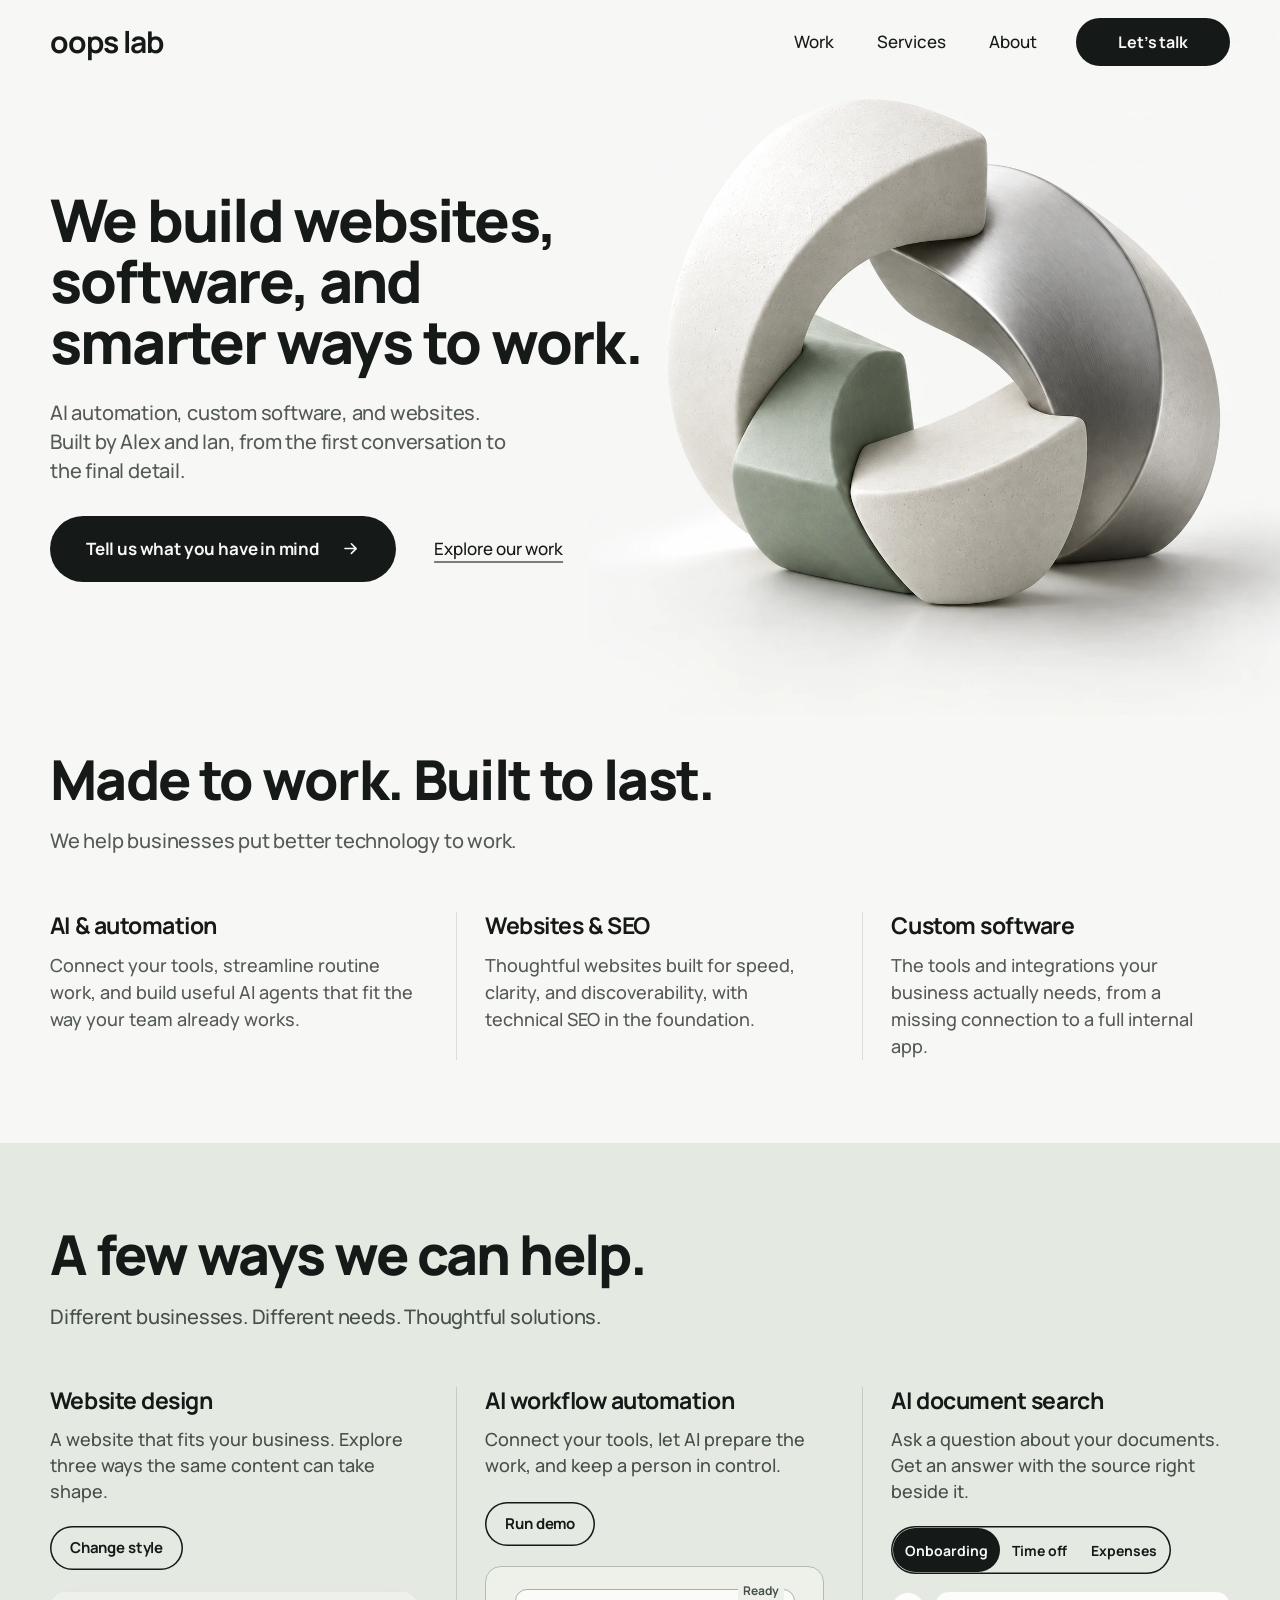
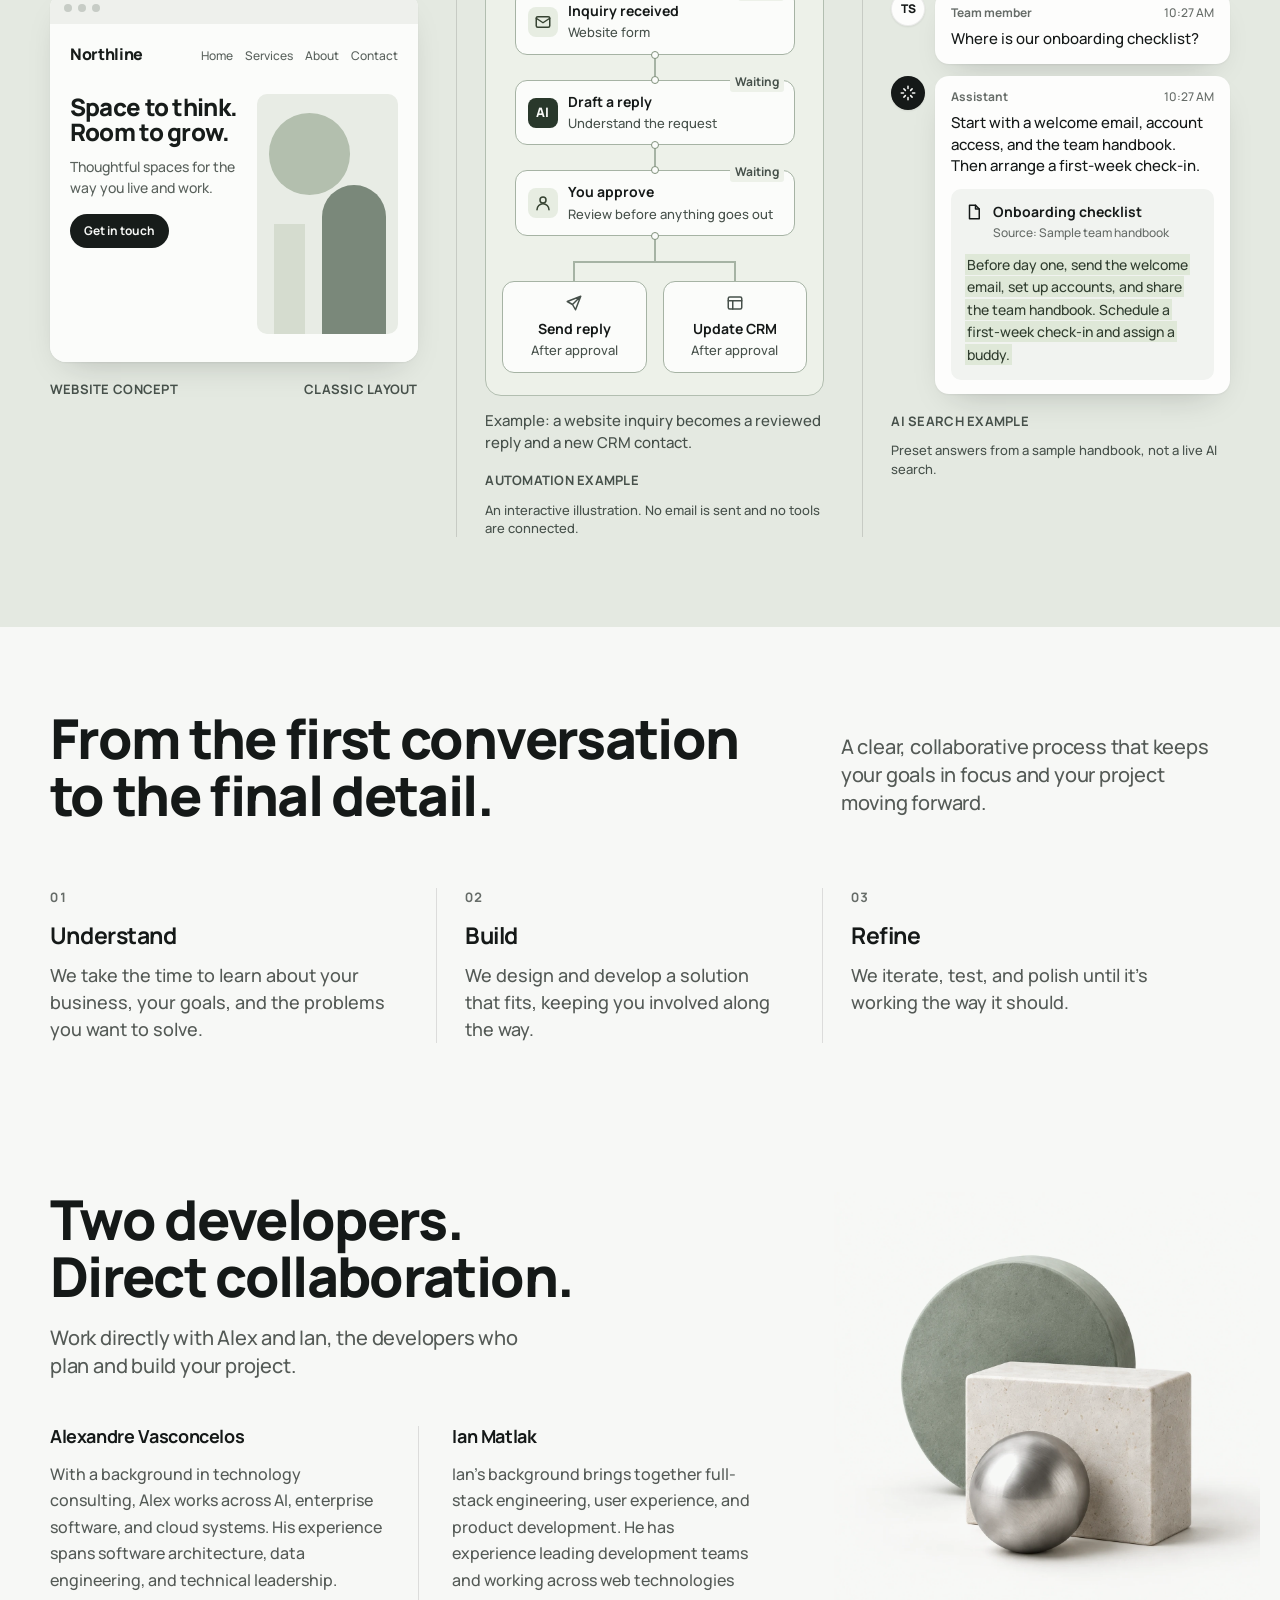
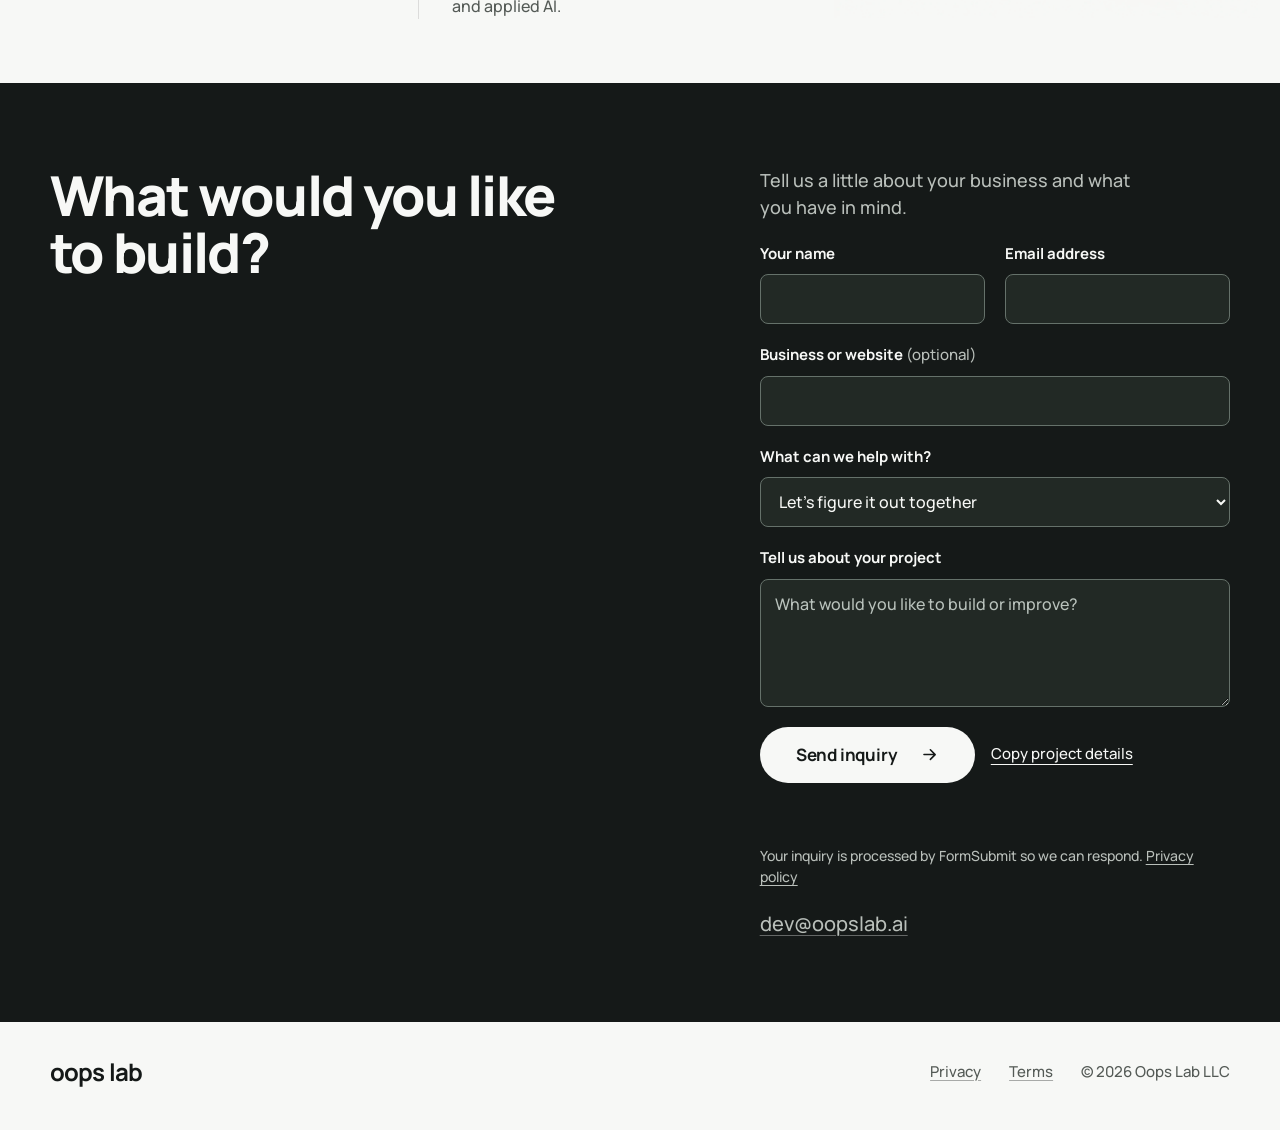
<file: index.html>
<!doctype html>
<html lang="en">
<head>
  <meta charset="utf-8">
  <meta name="viewport" content="width=device-width, initial-scale=1">
  <title>Oops Lab — We build websites, software, and smarter ways to work</title>
  <meta name="description" content="AI automation, custom software, and websites. Built by Alex and Ian, from the first conversation to the final detail.">
  <meta name="google-site-verification" content="58jNtowC20sb1nM1KdyhrZoQb2-rrUiVnPpnzV1R2Pw" />
  <meta property="og:type" content="website">
  <meta property="og:site_name" content="Oops Lab">
  <meta property="og:title" content="Oops Lab — Websites, software, and smarter ways to work">
  <meta property="og:description" content="AI automation, custom software, and websites. Work directly with Alex and Ian, the developers who plan and build your project.">
  <meta property="og:url" content="https://oopslab.ai/">
  <meta property="og:image" content="https://oopslab.ai/assets/og.png">
  <meta property="og:image:width" content="1200">
  <meta property="og:image:height" content="630">
  <meta property="og:image:alt" content="Oops Lab — We build websites, software, and smarter ways to work.">
  <meta name="twitter:card" content="summary_large_image">
  <meta name="twitter:title" content="Oops Lab — Websites, software, and smarter ways to work">
  <meta name="twitter:description" content="AI automation, custom software, and websites. Built by Alex and Ian.">
  <meta name="twitter:image" content="https://oopslab.ai/assets/og.png">
  <meta name="theme-color" content="#f7f8f6">
  <link rel="canonical" href="https://oopslab.ai/">
  <link rel="icon" href="assets/favicon.svg" type="image/svg+xml">
  <link rel="preload" as="font" href="assets/fonts/manrope-extrabold.ttf" type="font/ttf" crossorigin>
  <link rel="preload" as="font" href="assets/fonts/manrope-medium.ttf" type="font/ttf" crossorigin>
  <link rel="preload" as="image" href="assets/connection.webp" type="image/webp">
  <link rel="stylesheet" href="studio.css">
  <script src="contact-config.js" defer></script>
  <script src="studio.js" defer></script>
  <script src="contact.js" defer></script>
</head>
<body>

<a class="skip" href="#main">Skip to content</a>

<header class="site-head">
  <div class="wrap site-head__row">
    <a class="wordmark" href="index.html" aria-label="Oops Lab home">oops lab</a>

    <button class="menu-toggle" type="button" aria-expanded="false" aria-controls="site-nav" hidden>
      <span class="menu-toggle__label">Menu</span>
      <svg class="icon" viewBox="0 0 24 24" aria-hidden="true" focusable="false"><path d="M4 7h16M4 12h16M4 17h16"/></svg>
    </button>

    <nav class="site-nav" id="site-nav" aria-label="Site">
      <ul class="site-nav__list">
        <li><a href="#work">Work</a></li>
        <li><a href="#services">Services</a></li>
        <li><a href="#people">About</a></li>
      </ul>
      <a class="pill pill--dark pill--small" href="#contact">Let’s talk</a>
    </nav>
  </div>
</header>

<main id="main">

  <!-- Hero -->
  <section class="hero" aria-labelledby="hero-title">
    <div class="wrap hero__grid">
      <div class="hero__copy">
        <h1 id="hero-title" class="display display--hero">We build websites,<br class="br"> software, and<br class="br"> smarter ways to work.</h1>
        <p class="hero__lede">AI automation, custom software, and websites. Built by Alex and Ian, from the first conversation to the final detail.</p>
        <div class="hero__actions">
          <a class="pill pill--dark" href="#contact">
            Tell us what you have in mind
            <svg class="icon" viewBox="0 0 24 24" aria-hidden="true" focusable="false"><path d="M5 12h14M13 6l6 6-6 6"/></svg>
          </a>
          <a class="textlink" href="#work">Explore our work</a>
        </div>
      </div>

      <figure class="hero__art" aria-hidden="true">
        <div class="hero__art-inner">
          <picture>
            <source srcset="assets/connection.webp" type="image/webp">
            <img src="assets/plates/sculpture.png" alt="" width="1254" height="1254" fetchpriority="high" decoding="async">
          </picture>
        </div>
      </figure>
    </div>
  </section>

  <!-- Services -->
  <section class="services" id="services" aria-labelledby="services-title">
    <div class="wrap">
      <h2 id="services-title" class="display display--section">Made to work. Built to last.</h2>
      <p class="section-lede">We help businesses put better technology to work.</p>

      <div class="columns columns--rule">
        <div class="col">
          <h3>AI &amp; automation</h3>
          <p>Connect your tools, streamline routine work, and build useful AI agents that fit the way your team already works.</p>
        </div>
        <div class="col">
          <h3>Websites &amp; SEO</h3>
          <p>Thoughtful websites built for speed, clarity, and discoverability, with technical SEO in the foundation.</p>
        </div>
        <div class="col">
          <h3>Custom software</h3>
          <p>The tools and integrations your business actually needs, from a missing connection to a full internal app.</p>
        </div>
      </div>
    </div>
  </section>

  <!-- Showcase -->
  <section class="showcase" id="work" aria-labelledby="work-title">
    <div class="wrap">
      <div class="showcase__head">
        <h2 id="work-title" class="display display--section">A few ways we can help.</h2>
        <p class="section-lede">Different businesses. Different needs. Thoughtful solutions.</p>
      </div>

      <div class="columns columns--rule showcase__grid">

        <!-- 1. Website concept -->
        <article class="demo" aria-labelledby="demo-site-title">
          <h3 id="demo-site-title">Website design</h3>
          <p class="demo__lede">A website that fits your business. Explore three ways the same content can take shape.</p>

          <div class="demo__toolbar" id="site-layout-controls" hidden>
            <button class="pill pill--line pill--small demo__control" type="button" id="site-style" aria-controls="site-demo" aria-describedby="site-layout-name">Change style</button>
          </div>
          <div class="site-demo" id="site-demo" data-layout="classic">
            <div class="site-demo__chrome" aria-hidden="true"><i></i><i></i><i></i></div>
            <div class="site-demo__page">
              <div class="site-demo__bar">
                <span class="site-demo__brand">Northline</span>
                <span class="site-demo__links" aria-hidden="true"><span>Home</span><span>Services</span><span>About</span><span>Contact</span></span>
              </div>
              <div class="site-demo__body">
                <div class="site-demo__copy">
                  <p class="site-demo__title">Space to think. Room to grow.</p>
                  <p class="site-demo__text">Thoughtful spaces for the way you live and work.</p>
                  <span class="site-demo__cta">Get in touch</span>
                </div>
                <div class="site-demo__art" aria-hidden="true">
                  <span class="shape shape--disc"></span>
                  <span class="shape shape--arch"></span>
                  <span class="shape shape--bar"></span>
                </div>
              </div>
            </div>
          </div>

          <div class="demo__foot">
            <span class="demo__label">Website concept</span>
            <span class="demo__label" id="site-layout-name">Classic layout</span>
          </div>
          <p class="sr-only" id="site-layout-status" aria-live="polite"></p>
        </article>

        <!-- 2. Automation -->
        <article class="demo" aria-labelledby="demo-flow-title">
          <h3 id="demo-flow-title">AI workflow automation</h3>
          <p class="demo__lede">Connect your tools, let AI prepare the work, and keep a person in control.</p>

          <div class="demo__toolbar demo__controls" id="flow-controls" hidden>
            <button class="pill pill--line pill--small demo__control" type="button" id="flow-run">Run demo</button>
            <button class="textlink textlink--button demo__control" type="button" id="flow-reset" hidden>Reset</button>
          </div>
          <div class="flow" id="flow-demo" data-step="0">
            <div class="flow__canvas" aria-label="Example workflow: inquiry to AI draft, human approval, then email and CRM">
              <div class="flow__node" id="flow-trigger">
                <span class="flow__symbol" aria-hidden="true"><svg class="icon" viewBox="0 0 24 24"><rect x="3" y="5" width="18" height="14" rx="2"/><path d="m3 7 9 6 9-6"/></svg></span>
                <span><strong>Inquiry received</strong><small>Website form</small></span>
                <span class="flow__state" id="flow-trigger-state">Ready</span>
              </div>
              <div class="flow__edge" aria-hidden="true"></div>
              <div class="flow__node flow__node--ai" id="flow-ai">
                <span class="flow__symbol flow__symbol--ai" aria-hidden="true">AI</span>
                <span><strong>Draft a reply</strong><small>Understand the request</small></span>
                <span class="flow__state" id="flow-ai-state">Waiting</span>
              </div>
              <div class="flow__edge" aria-hidden="true"></div>
              <div class="flow__node flow__node--approval" id="flow-review">
                <span class="flow__symbol" aria-hidden="true"><svg class="icon" viewBox="0 0 24 24"><circle cx="12" cy="8" r="4"/><path d="M4 21a8 8 0 0 1 16 0"/></svg></span>
                <span><strong>You approve</strong><small>Review before anything goes out</small></span>
                <span class="flow__state" id="flow-review-state">Waiting</span>
              </div>
              <div class="flow__edge flow__edge--branch" aria-hidden="true"></div>
              <div class="flow__branches">
                <div class="flow__node flow__node--output" id="flow-email">
                  <svg class="icon" viewBox="0 0 24 24" aria-hidden="true"><path d="m21 3-7 18-4-7-7-4Z M10 14 21 3"/></svg>
                  <strong>Send reply</strong><small id="flow-email-state">After approval</small>
                </div>
                <div class="flow__node flow__node--output" id="flow-crm">
                  <svg class="icon" viewBox="0 0 24 24" aria-hidden="true"><rect x="3" y="4" width="18" height="16" rx="2"/><path d="M3 9h18M9 9v11"/></svg>
                  <strong>Update CRM</strong><small id="flow-crm-state">After approval</small>
                </div>
              </div>
            </div>
            <div class="flow__review" id="flow-review-panel" hidden>
              <label for="flow-reply">Example reply <span id="flow-reply-label">Ready for your review</span></label>
              <textarea id="flow-reply" rows="3" maxlength="500" readonly>Hi Sarah, thanks for your interest in a website redesign. Could you share your current website and a good time to talk?</textarea>
              <div class="flow__review-actions">
                <button class="pill pill--dark pill--small" type="button" id="flow-approve">Approve demo</button>
                <button class="textlink textlink--button" type="button" id="flow-edit">Edit draft</button>
              </div>
              <p class="demo__fine" id="flow-edit-status" aria-live="polite"></p>
            </div>
          </div>
          <p class="demo__status" id="flow-status" aria-live="polite">Example: a website inquiry becomes a reviewed reply and a new CRM contact.</p>
          <div class="demo__foot"><span class="demo__label">Automation example</span></div>
          <p class="demo__fine">An interactive illustration. No email is sent and no tools are connected.</p>
        </article>

        <!-- 3. Knowledge assistant -->
        <article class="demo" aria-labelledby="demo-ask-title">
          <h3 id="demo-ask-title">AI document search</h3>
          <p class="demo__lede">Ask a question about your documents. Get an answer with the source right beside it.</p>

          <div class="demo__toolbar demo__controls" id="chat-controls" hidden>
            <div class="seg" role="group" aria-label="Example document question">
              <button class="seg__btn demo__control" type="button" data-topic="onboarding" aria-pressed="true">Onboarding</button>
              <button class="seg__btn demo__control" type="button" data-topic="timeoff" aria-pressed="false">Time off</button>
              <button class="seg__btn demo__control" type="button" data-topic="expenses" aria-pressed="false">Expenses</button>
            </div>
          </div>
          <div class="chat" id="chat-demo">
            <div class="chat__msg">
              <span class="chat__avatar" aria-hidden="true">TS</span>
              <div class="chat__bubble">
                <p class="chat__who">Team member <span class="chat__time">10:27 AM</span></p>
                <p class="chat__text" id="chat-question">Where is our onboarding checklist?</p>
              </div>
            </div>

            <div class="chat__msg chat__msg--assistant">
              <span class="chat__avatar chat__avatar--ai" aria-hidden="true">
                <svg class="icon" viewBox="0 0 24 24" focusable="false"><path d="M12 3v3M12 18v3M3 12h3M18 12h3M6.5 6.5l2 2M15.5 15.5l2 2M6.5 17.5l2-2M15.5 8.5l2-2"/></svg>
              </span>
              <div class="chat__bubble chat__bubble--ai" aria-live="polite" aria-atomic="true" id="chat-answer">
                <p class="chat__who">Assistant <span class="chat__time">10:27 AM</span></p>
                <p class="chat__text" id="chat-answer-text">Start with a welcome email, account access, and the team handbook. Then arrange a first-week check-in.</p>
                <div class="chat__source">
                  <div class="chat__source-head">
                    <svg class="icon" viewBox="0 0 24 24" aria-hidden="true" focusable="false"><path d="M6 3h8l5 5v13H6z"/><path d="M14 3v5h5"/></svg>
                    <span><strong id="chat-source-title">Onboarding checklist</strong><small>Source: Sample team handbook</small></span>
                  </div>
                  <p class="chat__excerpt"><mark id="chat-source-excerpt">Before day one, send the welcome email, set up accounts, and share the team handbook. Schedule a first-week check-in and assign a buddy.</mark></p>
                </div>
              </div>
            </div>
          </div>

          <div class="demo__foot">
            <span class="demo__label">AI search example</span>
          </div>
          <p class="demo__fine">Preset answers from a sample handbook, not a live AI search.</p>
        </article>

      </div>
    </div>
  </section>

  <!-- Process -->
  <section class="process" id="process" aria-labelledby="process-title">
    <div class="wrap process__grid">
      <div class="process__head">
        <h2 id="process-title" class="display display--section">From the first conversation to the final detail.</h2>
        <p class="section-lede">A clear, collaborative process that keeps your goals in focus and your project moving forward.</p>
      </div>

      <ol class="columns columns--rule process__steps">
        <li class="col">
          <span class="step-num">01</span>
          <h3>Understand</h3>
          <p>We take the time to learn about your business, your goals, and the problems you want to solve.</p>
        </li>
        <li class="col">
          <span class="step-num">02</span>
          <h3>Build</h3>
          <p>We design and develop a solution that fits, keeping you involved along the way.</p>
        </li>
        <li class="col">
          <span class="step-num">03</span>
          <h3>Refine</h3>
          <p>We iterate, test, and polish until it’s working the way it should.</p>
        </li>
      </ol>
    </div>

  </section>

  <!-- Founders -->
  <section class="people" id="people" aria-labelledby="people-title">
    <div class="wrap people__grid">
      <div class="people__copy">
        <h2 id="people-title" class="display display--section">Two developers.<br class="br"> Direct collaboration.</h2>
        <p class="section-lede">Work directly with Alex and Ian, the developers who plan and build your project.</p>

        <ul class="founders">
          <li>
            <h3 class="founders__name">Alexandre Vasconcelos</h3>
            <p class="founders__bio">With a background in technology consulting, Alex works across AI, enterprise software, and cloud systems. His experience spans software architecture, data engineering, and technical leadership.</p>
          </li>
          <li>
            <h3 class="founders__name">Ian Matlak</h3>
            <p class="founders__bio">Ian’s background brings together full-stack engineering, user experience, and product development. He has experience leading development teams and working across web technologies and applied AI.</p>
          </li>
        </ul>
      </div>

      <figure class="people__art" aria-hidden="true">
        <img src="assets/still-life.webp" alt="" width="1254" height="1254" loading="lazy" decoding="async">
      </figure>
    </div>
  </section>

  <!-- Close -->
  <section class="close" id="contact" aria-labelledby="close-title">
    <div class="wrap close__grid">
      <h2 id="close-title" class="display display--section">What would you like<br class="br"> to build?</h2>
      <div class="close__action">
        <p class="contact-intro">Tell us a little about your business and what you have in mind.</p>
        <form class="inquiry-form" id="inquiry-form" method="post" action="https://formsubmit.co/dev@oopslab.ai">
          <div class="inquiry-pair">
            <div class="inquiry-field"><label for="inquiry-name">Your name</label><input id="inquiry-name" name="name" autocomplete="name" required maxlength="100"></div>
            <div class="inquiry-field"><label for="inquiry-email">Email address</label><input id="inquiry-email" name="email" type="email" autocomplete="email" required maxlength="254"></div>
          </div>
          <div class="inquiry-field"><label for="inquiry-company">Business or website <span>(optional)</span></label><input id="inquiry-company" name="company" autocomplete="organization" maxlength="200"></div>
          <div class="inquiry-field"><label for="inquiry-service">What can we help with?</label><select id="inquiry-service" name="service"><option value="Not sure yet">Let’s figure it out together</option><option>AI &amp; automation</option><option>Websites &amp; SEO</option><option>Custom software</option></select></div>
          <div class="inquiry-field"><label for="inquiry-message">Tell us about your project</label><textarea id="inquiry-message" name="message" rows="4" required minlength="20" maxlength="5000" placeholder="What would you like to build or improve?"></textarea></div>
          <div class="inquiry-honey" aria-hidden="true"><label for="inquiry-website">Leave this field empty</label><input id="inquiry-website" name="_honey" tabindex="-1" autocomplete="off"></div>
          <input type="hidden" name="_subject" value="New Oops Lab project inquiry">
          <input type="hidden" name="_template" value="table">
          <input type="hidden" name="_url" value="https://oopslab.ai/#contact">
          <p id="inquiry-availability" class="inquiry-help" hidden>Online inquiries are temporarily unavailable. Please email dev@oopslab.ai.</p>
          <noscript><p class="inquiry-help">Sending will continue on FormSubmit.</p></noscript>
          <div class="inquiry-actions"><button class="pill pill--light" id="inquiry-submit" type="submit">Send inquiry <svg class="icon" viewBox="0 0 24 24" aria-hidden="true"><path d="M5 12h14M13 6l6 6-6 6"/></svg></button><button class="inquiry-copy" id="inquiry-copy" type="button" hidden>Copy project details</button></div>
          <p class="inquiry-status" id="inquiry-status" role="status" aria-live="polite" aria-atomic="true"></p>
          <p class="inquiry-help">Your inquiry is processed by FormSubmit so we can respond. <a href="website-privacy.html">Privacy policy</a></p>
        </form>
        <a class="close__email" href="mailto:dev@oopslab.ai">dev@oopslab.ai</a>
      </div>
    </div>
  </section>

</main>

<footer class="site-foot">
  <div class="wrap site-foot__row">
    <a class="wordmark wordmark--foot" href="index.html" aria-label="Oops Lab home">oops lab</a>
    <ul class="site-foot__links">
      <li><a href="website-privacy.html">Privacy</a></li>
      <li><a href="website-terms.html">Terms</a></li>
      <li><small>© 2026 Oops Lab LLC</small></li>
    </ul>
  </div>
</footer>

</body>
</html>
</file>
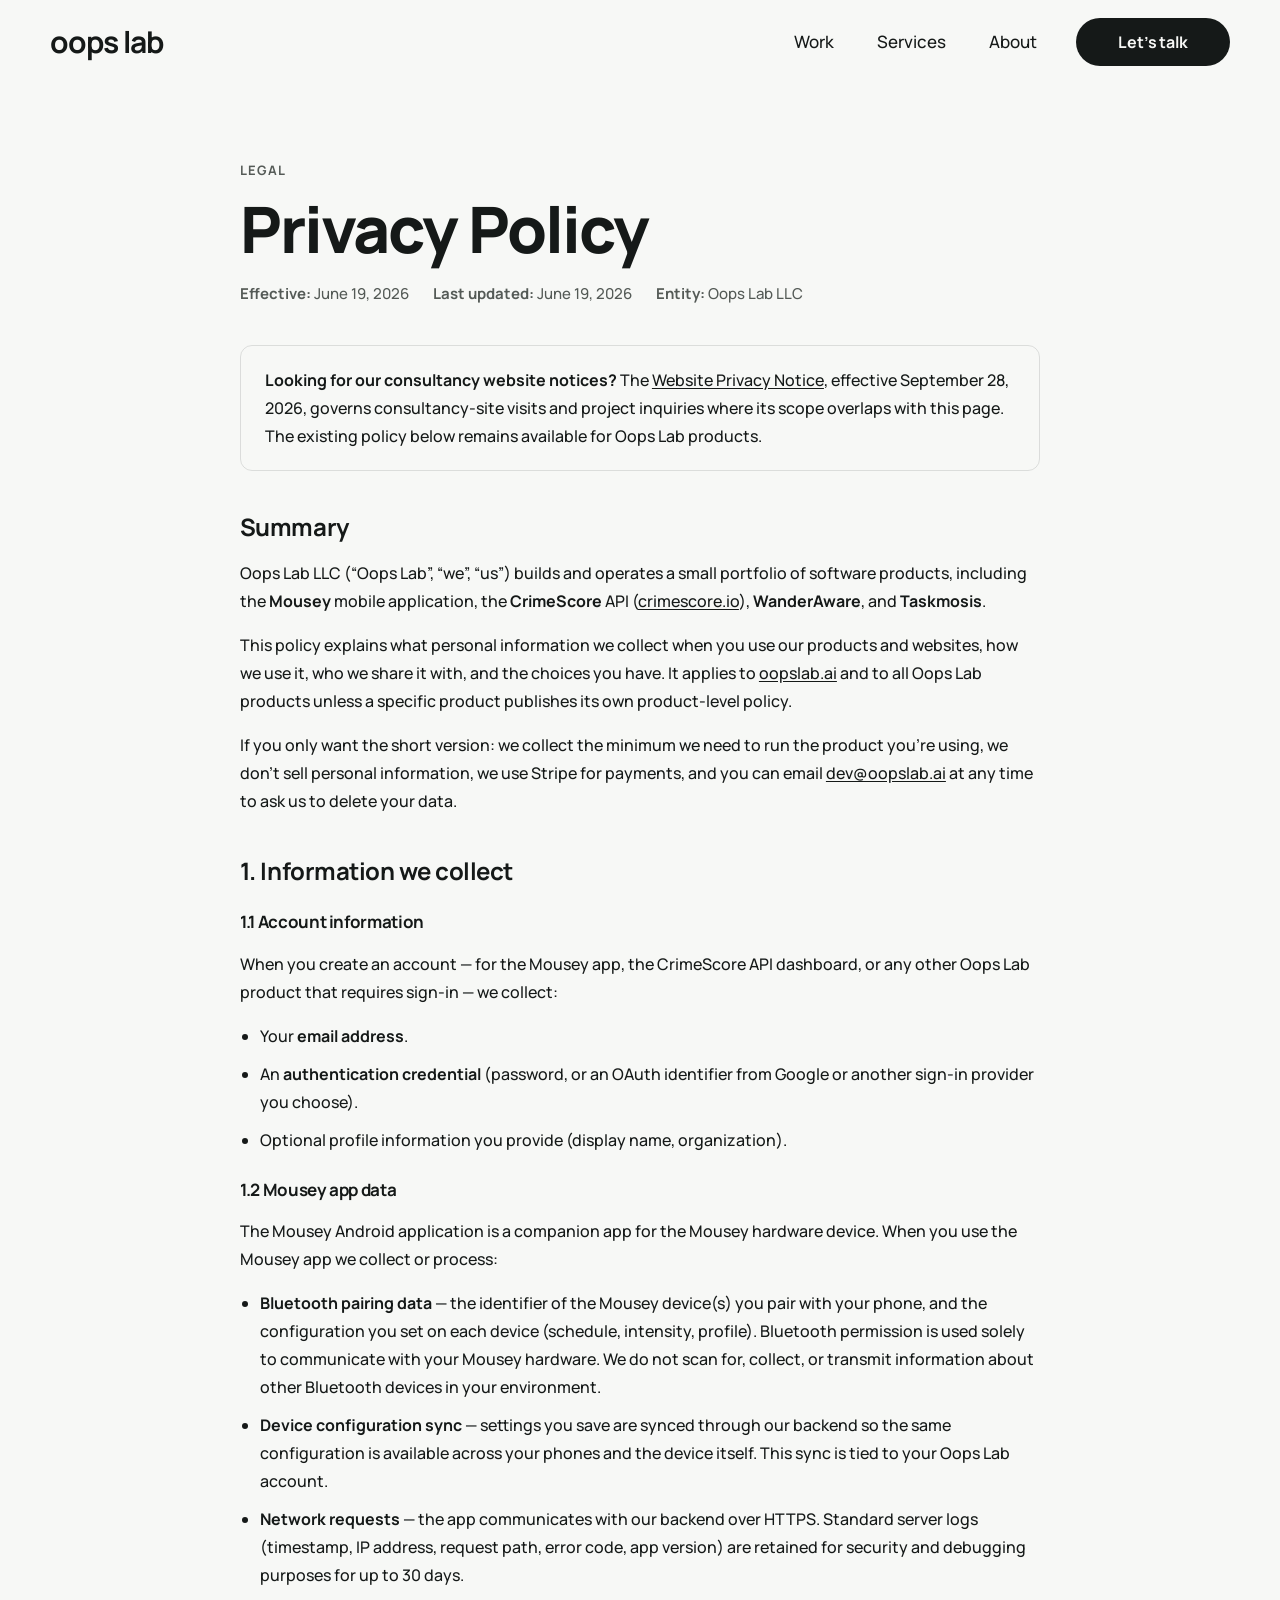
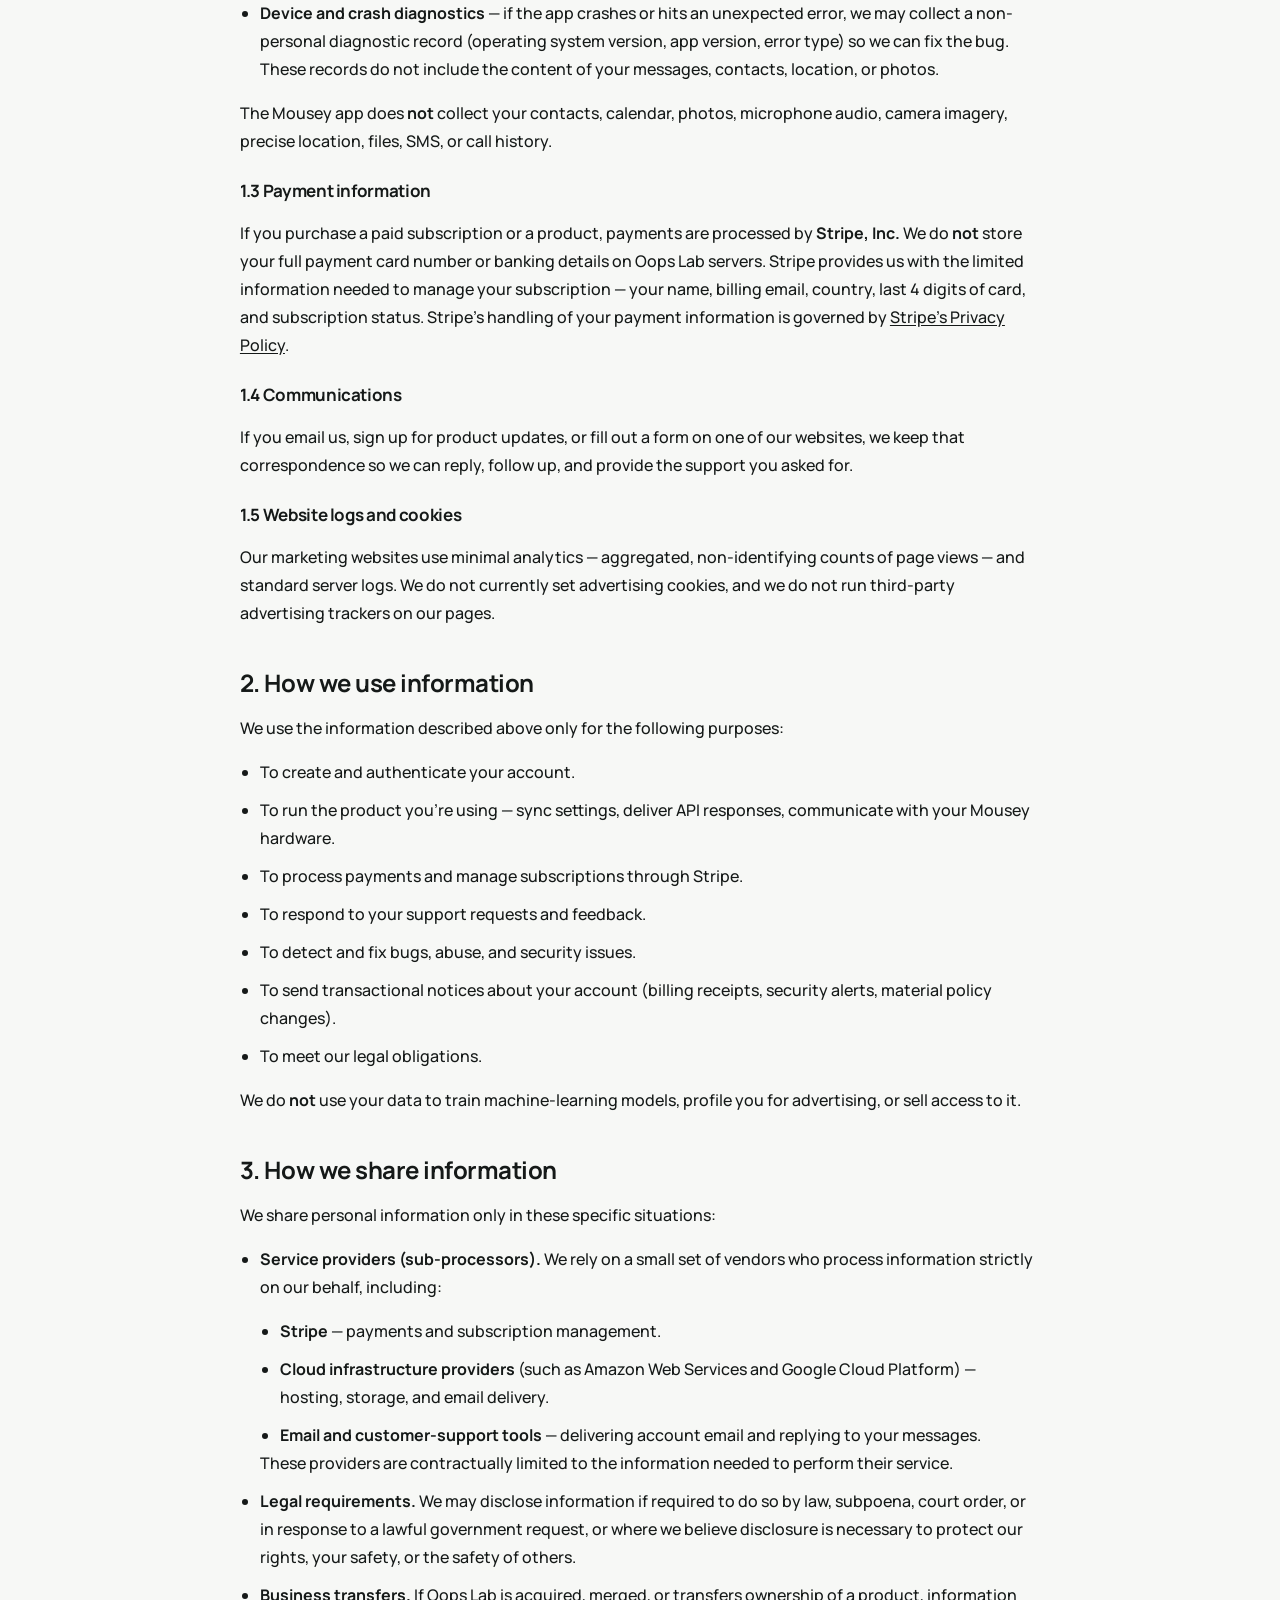
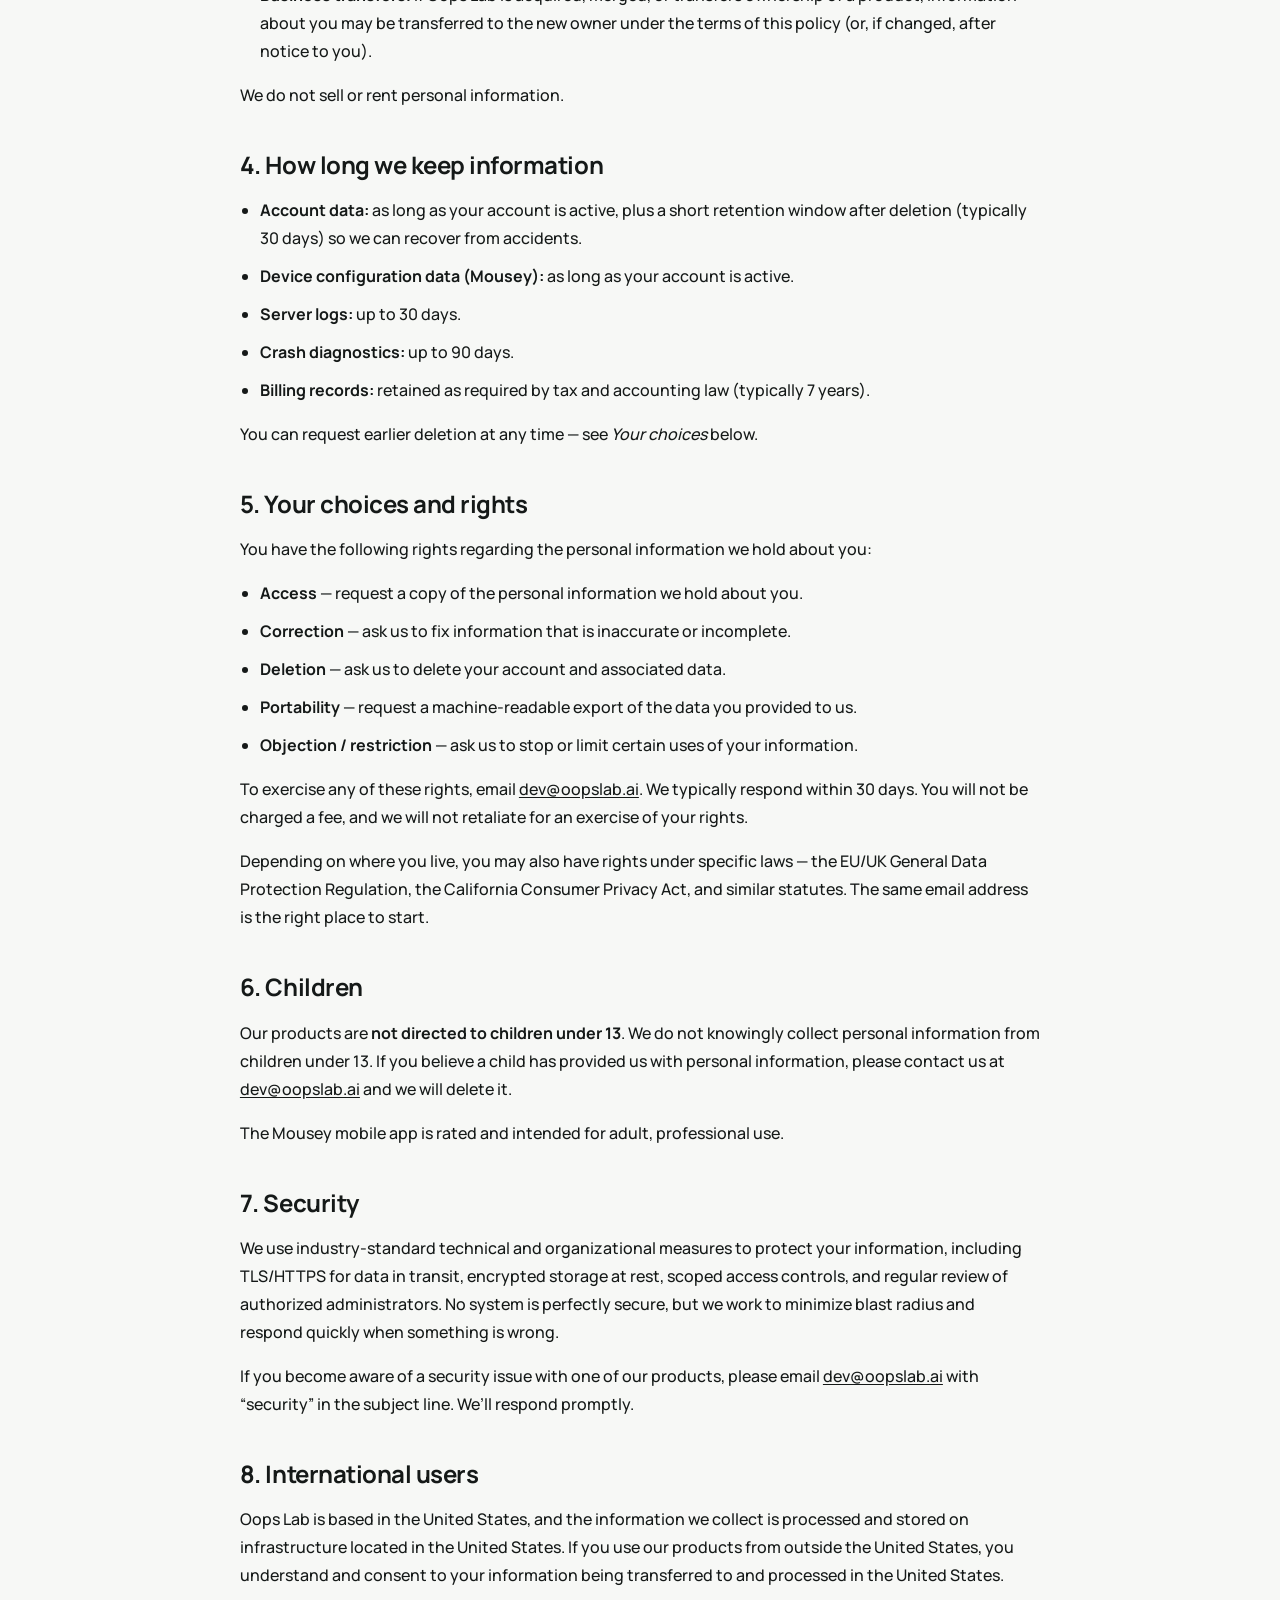
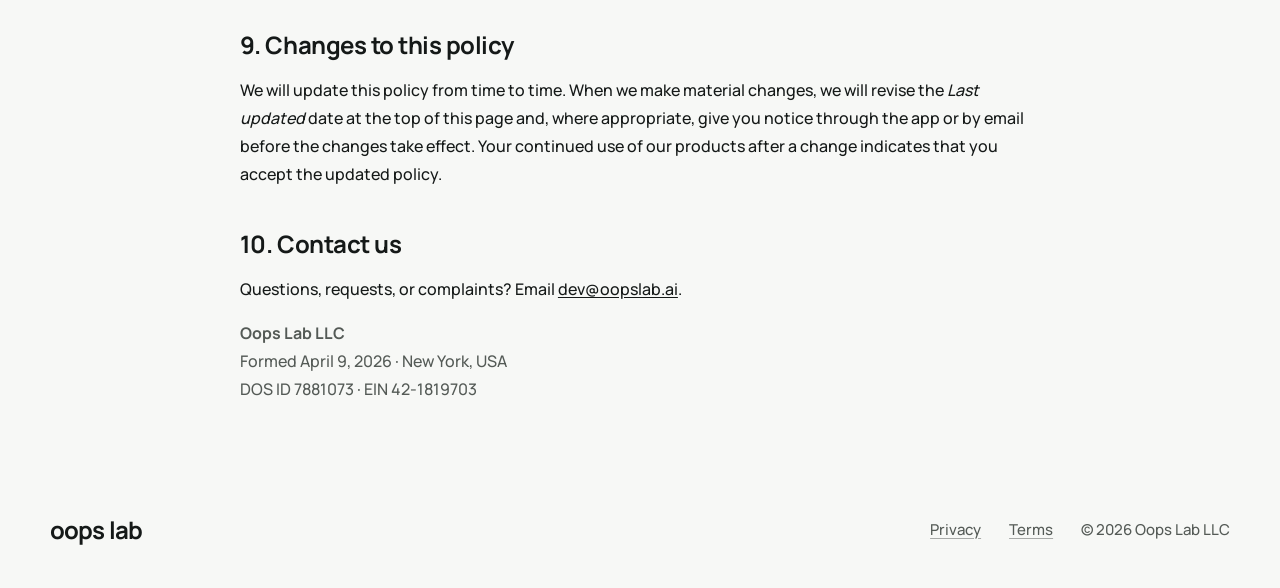
<file: privacy.html>
<!doctype html>
<html lang="en">
<head>
  <meta charset="utf-8">
  <meta name="viewport" content="width=device-width, initial-scale=1">
  <meta name="description" content="Privacy Policy for Oops Lab LLC and its products, including the Mousey mobile app.">
  <meta name="theme-color" content="#f7f8f6">
  <meta name="robots" content="index, follow">
  <title>Privacy Policy · Oops Lab</title>
  <link rel="canonical" href="https://oopslab.ai/privacy.html">
  <link rel="icon" href="assets/favicon.svg" type="image/svg+xml">
  <link rel="stylesheet" href="studio.css">
  <link rel="stylesheet" href="website-legal.css">
  <script src="studio.js" defer></script>
</head>
<body>

<a class="skip" href="#main">Skip to content</a>
<header class="site-head">
  <div class="wrap site-head__row">
    <a class="wordmark" href="index.html" aria-label="Oops Lab home">oops lab</a>

    <button class="menu-toggle" type="button" aria-expanded="false" aria-controls="site-nav" hidden>
      <span class="menu-toggle__label">Menu</span>
      <svg class="icon" viewBox="0 0 24 24" aria-hidden="true" focusable="false"><path d="M4 7h16M4 12h16M4 17h16"/></svg>
    </button>

    <nav class="site-nav" id="site-nav" aria-label="Site">
      <ul class="site-nav__list">
        <li><a href="index.html#work">Work</a></li>
        <li><a href="index.html#services">Services</a></li>
        <li><a href="index.html#people">About</a></li>
      </ul>
      <a class="pill pill--dark pill--small" href="index.html#contact">Let’s talk</a>
    </nav>
  </div>
</header>

<main id="main" class="website-legal wrap">
  <article class="legal__article">

    <p class="kicker">Legal</p>
    <h1 class="display">Privacy Policy</h1>
    <p class="legal__meta">
      <span><strong>Effective:</strong> June 19, 2026</span>
      <span><strong>Last updated:</strong> June 19, 2026</span>
      <span><strong>Entity:</strong> Oops Lab LLC</span>
    </p>

    <aside class="legal__section" aria-label="Policy scope">
      <p><strong>Looking for our consultancy website notices?</strong> The <a href="website-privacy.html">Website Privacy Notice</a>, effective September 28, 2026, governs consultancy-site visits and project inquiries where its scope overlaps with this page. The existing policy below remains available for Oops Lab products.</p>
    </aside>

    <section class="legal__section">
      <h2>Summary</h2>
      <p>
        Oops Lab LLC (&ldquo;Oops Lab&rdquo;, &ldquo;we&rdquo;, &ldquo;us&rdquo;) builds and operates a small portfolio of software products,
        including the <strong>Mousey</strong> mobile application, the <strong>CrimeScore</strong> API
        (<a href="https://crimescore.io">crimescore.io</a>), <strong>WanderAware</strong>, and <strong>Taskmosis</strong>.
      </p>
      <p>
        This policy explains what personal information we collect when you use our products and websites,
        how we use it, who we share it with, and the choices you have. It applies to
        <a href="https://oopslab.ai">oopslab.ai</a> and to all Oops Lab products unless a specific product
        publishes its own product-level policy.
      </p>
      <p>
        If you only want the short version: we collect the minimum we need to run the product you&rsquo;re
        using, we don&rsquo;t sell personal information, we use Stripe for payments, and you can email
        <a href="mailto:dev@oopslab.ai">dev@oopslab.ai</a> at any time to ask us to delete
        your data.
      </p>
    </section>

    <section class="legal__section">
      <h2>1. Information we collect</h2>

      <h3>1.1 Account information</h3>
      <p>
        When you create an account &mdash; for the Mousey app, the CrimeScore API dashboard, or any other
        Oops Lab product that requires sign-in &mdash; we collect:
      </p>
      <ul>
        <li>Your <strong>email address</strong>.</li>
        <li>An <strong>authentication credential</strong> (password, or an OAuth identifier from Google or another sign-in provider you choose).</li>
        <li>Optional profile information you provide (display name, organization).</li>
      </ul>

      <h3>1.2 Mousey app data</h3>
      <p>
        The Mousey Android application is a companion app for the Mousey hardware device. When you use
        the Mousey app we collect or process:
      </p>
      <ul>
        <li>
          <strong>Bluetooth pairing data</strong> &mdash; the identifier of the Mousey device(s) you pair with your phone, and the
          configuration you set on each device (schedule, intensity, profile). Bluetooth permission
          is used solely to communicate with your Mousey hardware. We do not scan for, collect, or
          transmit information about other Bluetooth devices in your environment.
        </li>
        <li>
          <strong>Device configuration sync</strong> &mdash; settings you save are synced through our backend so the
          same configuration is available across your phones and the device itself. This sync is
          tied to your Oops Lab account.
        </li>
        <li>
          <strong>Network requests</strong> &mdash; the app communicates with our backend over HTTPS. Standard server logs
          (timestamp, IP address, request path, error code, app version) are retained for security
          and debugging purposes for up to 30 days.
        </li>
        <li>
          <strong>Device and crash diagnostics</strong> &mdash; if the app crashes or hits an unexpected error, we may collect
          a non-personal diagnostic record (operating system version, app version, error type) so we
          can fix the bug. These records do not include the content of your messages, contacts,
          location, or photos.
        </li>
      </ul>
      <p>
        The Mousey app does <strong>not</strong> collect your contacts, calendar, photos, microphone audio, camera
        imagery, precise location, files, SMS, or call history.
      </p>

      <h3>1.3 Payment information</h3>
      <p>
        If you purchase a paid subscription or a product, payments are processed by
        <strong>Stripe, Inc.</strong> We do <strong>not</strong> store your full payment card number or banking details on
        Oops Lab servers. Stripe provides us with the limited information needed to manage your
        subscription &mdash; your name, billing email, country, last 4 digits of card, and subscription
        status. Stripe&rsquo;s handling of your payment information is governed by
        <a href="https://stripe.com/privacy" target="_blank" rel="noopener">Stripe&rsquo;s Privacy Policy</a>.
      </p>

      <h3>1.4 Communications</h3>
      <p>
        If you email us, sign up for product updates, or fill out a form on one of our websites, we
        keep that correspondence so we can reply, follow up, and provide the support you asked for.
      </p>

      <h3>1.5 Website logs and cookies</h3>
      <p>
        Our marketing websites use minimal analytics &mdash; aggregated, non-identifying counts of page
        views &mdash; and standard server logs. We do not currently set advertising cookies, and we do
        not run third-party advertising trackers on our pages.
      </p>
    </section>

    <section class="legal__section">
      <h2>2. How we use information</h2>
      <p>We use the information described above only for the following purposes:</p>
      <ul>
        <li>To create and authenticate your account.</li>
        <li>To run the product you&rsquo;re using &mdash; sync settings, deliver API responses, communicate with your Mousey hardware.</li>
        <li>To process payments and manage subscriptions through Stripe.</li>
        <li>To respond to your support requests and feedback.</li>
        <li>To detect and fix bugs, abuse, and security issues.</li>
        <li>To send transactional notices about your account (billing receipts, security alerts, material policy changes).</li>
        <li>To meet our legal obligations.</li>
      </ul>
      <p>
        We do <strong>not</strong> use your data to train machine-learning models, profile you for advertising, or
        sell access to it.
      </p>
    </section>

    <section class="legal__section">
      <h2>3. How we share information</h2>
      <p>We share personal information only in these specific situations:</p>
      <ul>
        <li>
          <strong>Service providers (sub-processors).</strong> We rely on a small set of vendors who process
          information strictly on our behalf, including:
          <ul>
            <li><strong>Stripe</strong> &mdash; payments and subscription management.</li>
            <li><strong>Cloud infrastructure providers</strong> (such as Amazon Web Services and Google Cloud Platform) &mdash; hosting, storage, and email delivery.</li>
            <li><strong>Email and customer-support tools</strong> &mdash; delivering account email and replying to your messages.</li>
          </ul>
          These providers are contractually limited to the information needed to perform their service.
        </li>
        <li>
          <strong>Legal requirements.</strong> We may disclose information if required to do so by law,
          subpoena, court order, or in response to a lawful government request, or where we
          believe disclosure is necessary to protect our rights, your safety, or the safety of others.
        </li>
        <li>
          <strong>Business transfers.</strong> If Oops Lab is acquired, merged, or transfers ownership of a product,
          information about you may be transferred to the new owner under the terms of this policy
          (or, if changed, after notice to you).
        </li>
      </ul>
      <p>We do not sell or rent personal information.</p>
    </section>

    <section class="legal__section">
      <h2>4. How long we keep information</h2>
      <ul>
        <li><strong>Account data:</strong> as long as your account is active, plus a short retention window after deletion (typically 30 days) so we can recover from accidents.</li>
        <li><strong>Device configuration data (Mousey):</strong> as long as your account is active.</li>
        <li><strong>Server logs:</strong> up to 30 days.</li>
        <li><strong>Crash diagnostics:</strong> up to 90 days.</li>
        <li><strong>Billing records:</strong> retained as required by tax and accounting law (typically 7 years).</li>
      </ul>
      <p>
        You can request earlier deletion at any time &mdash; see <em>Your choices</em> below.
      </p>
    </section>

    <section class="legal__section">
      <h2>5. Your choices and rights</h2>
      <p>You have the following rights regarding the personal information we hold about you:</p>
      <ul>
        <li><strong>Access</strong> &mdash; request a copy of the personal information we hold about you.</li>
        <li><strong>Correction</strong> &mdash; ask us to fix information that is inaccurate or incomplete.</li>
        <li><strong>Deletion</strong> &mdash; ask us to delete your account and associated data.</li>
        <li><strong>Portability</strong> &mdash; request a machine-readable export of the data you provided to us.</li>
        <li><strong>Objection / restriction</strong> &mdash; ask us to stop or limit certain uses of your information.</li>
      </ul>
      <p>
        To exercise any of these rights, email
        <a href="mailto:dev@oopslab.ai">dev@oopslab.ai</a>. We typically respond within 30 days.
        You will not be charged a fee, and we will not retaliate for an exercise of your rights.
      </p>
      <p>
        Depending on where you live, you may also have rights under specific laws &mdash;
        the EU/UK General Data Protection Regulation, the California Consumer Privacy Act, and similar
        statutes. The same email address is the right place to start.
      </p>
    </section>

    <section class="legal__section">
      <h2>6. Children</h2>
      <p>
        Our products are <strong>not directed to children under 13</strong>. We do not knowingly collect personal
        information from children under 13. If you believe a child has provided us with personal
        information, please contact us at
        <a href="mailto:dev@oopslab.ai">dev@oopslab.ai</a> and we will delete it.
      </p>
      <p>
        The Mousey mobile app is rated and intended for adult, professional use.
      </p>
    </section>

    <section class="legal__section">
      <h2>7. Security</h2>
      <p>
        We use industry-standard technical and organizational measures to protect your information,
        including TLS/HTTPS for data in transit, encrypted storage at rest, scoped access controls,
        and regular review of authorized administrators. No system is perfectly secure, but we work to
        minimize blast radius and respond quickly when something is wrong.
      </p>
      <p>
        If you become aware of a security issue with one of our products,
        please email <a href="mailto:dev@oopslab.ai">dev@oopslab.ai</a> with
        &ldquo;security&rdquo; in the subject line. We&rsquo;ll respond promptly.
      </p>
    </section>

    <section class="legal__section">
      <h2>8. International users</h2>
      <p>
        Oops Lab is based in the United States, and the information we collect is processed and stored
        on infrastructure located in the United States. If you use our products from outside the
        United States, you understand and consent to your information being transferred to and
        processed in the United States.
      </p>
    </section>

    <section class="legal__section">
      <h2>9. Changes to this policy</h2>
      <p>
        We will update this policy from time to time. When we make material changes, we will revise
        the <em>Last updated</em> date at the top of this page and, where appropriate, give you notice
        through the app or by email before the changes take effect. Your continued use of our products
        after a change indicates that you accept the updated policy.
      </p>
    </section>

    <section class="legal__section">
      <h2>10. Contact us</h2>
      <p>
        Questions, requests, or complaints? Email
        <a href="mailto:dev@oopslab.ai">dev@oopslab.ai</a>.
      </p>
      <p class="legal__signoff">
        <strong>Oops Lab LLC</strong><br>
        Formed April&nbsp;9,&nbsp;2026 &middot; New York, USA<br>
        DOS&nbsp;ID 7881073 &middot; EIN 42&#8209;1819703
      </p>
    </section>

  </article>
</main>

<footer class="site-foot">
  <div class="wrap site-foot__row">
    <a class="wordmark wordmark--foot" href="index.html" aria-label="Oops Lab home">oops lab</a>
    <ul class="site-foot__links">
      <li><a href="website-privacy.html">Privacy</a></li>
      <li><a href="website-terms.html">Terms</a></li>
      <li><small>© 2026 Oops Lab LLC</small></li>
    </ul>
  </div>
</footer>

</body>
</html>
</file>
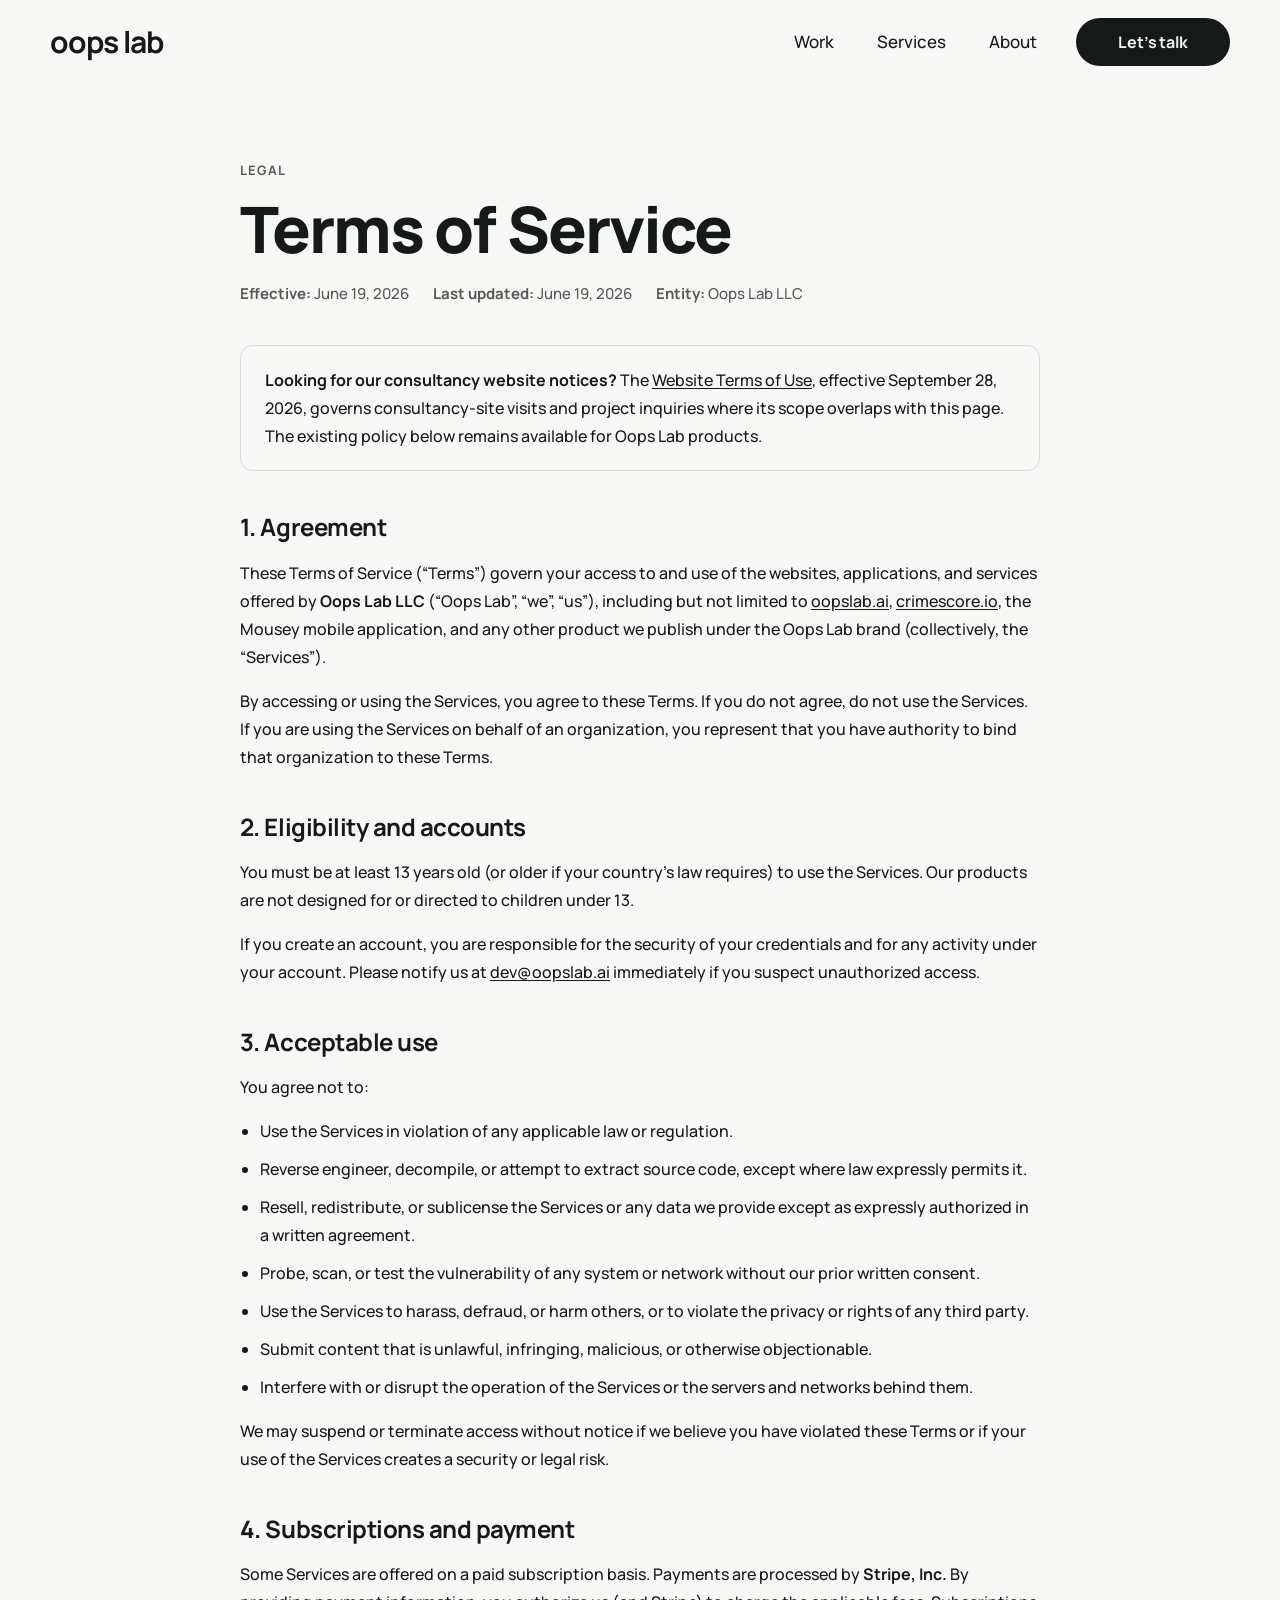
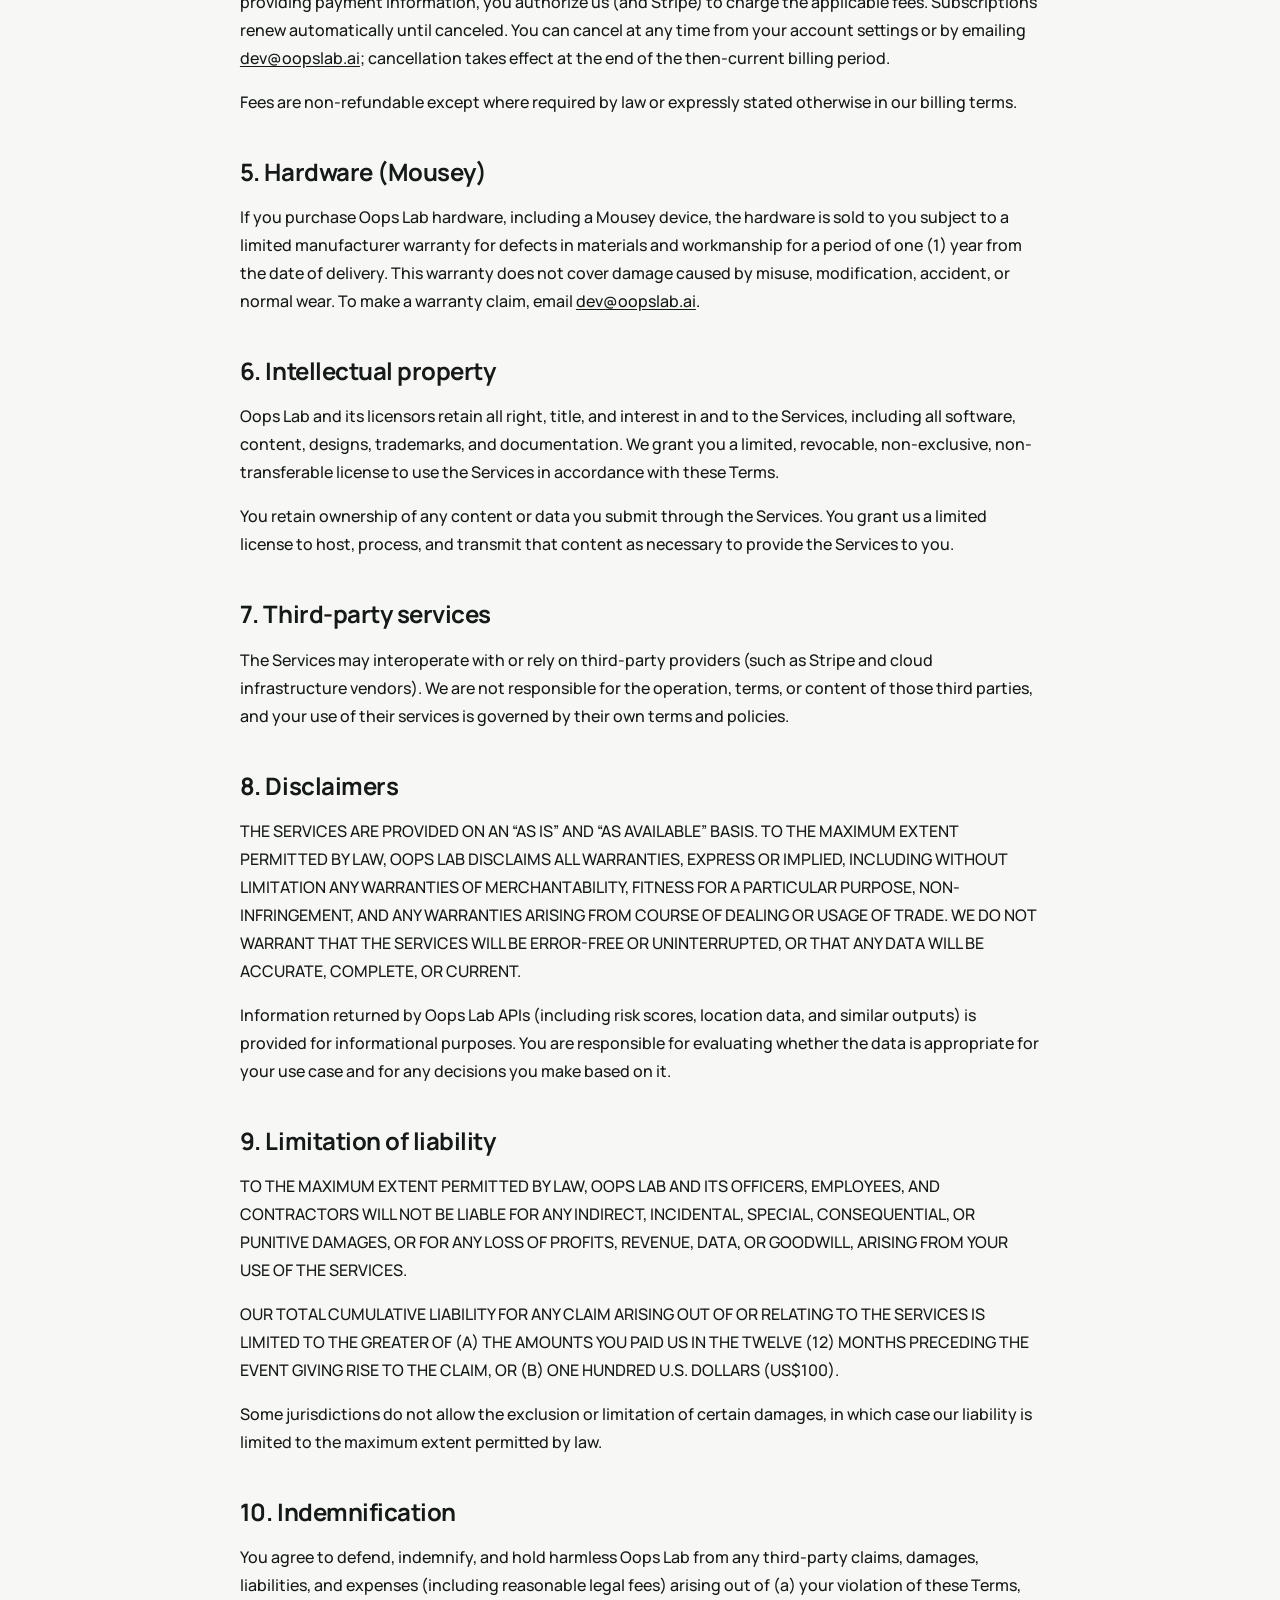
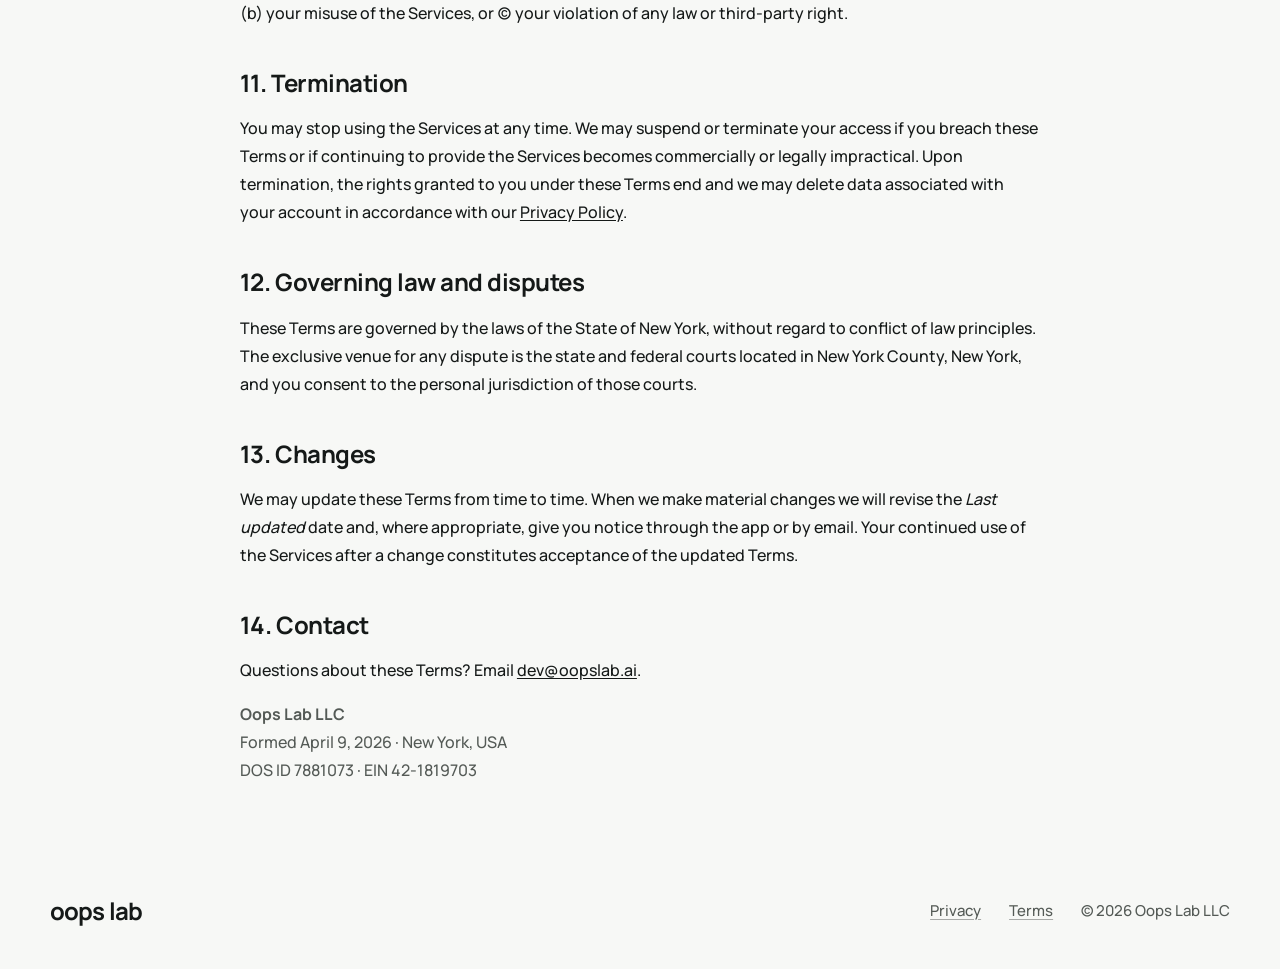
<file: terms.html>
<!doctype html>
<html lang="en">
<head>
  <meta charset="utf-8">
  <meta name="viewport" content="width=device-width, initial-scale=1">
  <meta name="description" content="Terms of Service for Oops Lab LLC products and websites.">
  <meta name="theme-color" content="#f7f8f6">
  <meta name="robots" content="index, follow">
  <title>Terms of Service · Oops Lab</title>
  <link rel="canonical" href="https://oopslab.ai/terms.html">
  <link rel="icon" href="assets/favicon.svg" type="image/svg+xml">
  <link rel="stylesheet" href="studio.css">
  <link rel="stylesheet" href="website-legal.css">
  <script src="studio.js" defer></script>
</head>
<body>

<a class="skip" href="#main">Skip to content</a>
<header class="site-head">
  <div class="wrap site-head__row">
    <a class="wordmark" href="index.html" aria-label="Oops Lab home">oops lab</a>

    <button class="menu-toggle" type="button" aria-expanded="false" aria-controls="site-nav" hidden>
      <span class="menu-toggle__label">Menu</span>
      <svg class="icon" viewBox="0 0 24 24" aria-hidden="true" focusable="false"><path d="M4 7h16M4 12h16M4 17h16"/></svg>
    </button>

    <nav class="site-nav" id="site-nav" aria-label="Site">
      <ul class="site-nav__list">
        <li><a href="index.html#work">Work</a></li>
        <li><a href="index.html#services">Services</a></li>
        <li><a href="index.html#people">About</a></li>
      </ul>
      <a class="pill pill--dark pill--small" href="index.html#contact">Let’s talk</a>
    </nav>
  </div>
</header>

<main id="main" class="website-legal wrap">
  <article class="legal__article">

    <p class="kicker">Legal</p>
    <h1 class="display">Terms of Service</h1>
    <p class="legal__meta">
      <span><strong>Effective:</strong> June 19, 2026</span>
      <span><strong>Last updated:</strong> June 19, 2026</span>
      <span><strong>Entity:</strong> Oops Lab LLC</span>
    </p>

    <aside class="legal__section" aria-label="Policy scope">
      <p><strong>Looking for our consultancy website notices?</strong> The <a href="website-terms.html">Website Terms of Use</a>, effective September 28, 2026, governs consultancy-site visits and project inquiries where its scope overlaps with this page. The existing policy below remains available for Oops Lab products.</p>
    </aside>

    <section class="legal__section">
      <h2>1. Agreement</h2>
      <p>
        These Terms of Service (&ldquo;Terms&rdquo;) govern your access to and use of the websites,
        applications, and services offered by <strong>Oops Lab LLC</strong> (&ldquo;Oops Lab&rdquo;, &ldquo;we&rdquo;, &ldquo;us&rdquo;), including
        but not limited to <a href="https://oopslab.ai">oopslab.ai</a>,
        <a href="https://crimescore.io">crimescore.io</a>, the Mousey mobile application, and
        any other product we publish under the Oops Lab brand (collectively, the &ldquo;Services&rdquo;).
      </p>
      <p>
        By accessing or using the Services, you agree to these Terms. If you do not agree, do not
        use the Services. If you are using the Services on behalf of an organization, you represent
        that you have authority to bind that organization to these Terms.
      </p>
    </section>

    <section class="legal__section">
      <h2>2. Eligibility and accounts</h2>
      <p>
        You must be at least 13 years old (or older if your country&rsquo;s law requires) to use the
        Services. Our products are not designed for or directed to children under 13.
      </p>
      <p>
        If you create an account, you are responsible for the security of your credentials and for
        any activity under your account. Please notify us at
        <a href="mailto:dev@oopslab.ai">dev@oopslab.ai</a> immediately if you suspect
        unauthorized access.
      </p>
    </section>

    <section class="legal__section">
      <h2>3. Acceptable use</h2>
      <p>You agree not to:</p>
      <ul>
        <li>Use the Services in violation of any applicable law or regulation.</li>
        <li>Reverse engineer, decompile, or attempt to extract source code, except where law expressly permits it.</li>
        <li>Resell, redistribute, or sublicense the Services or any data we provide except as expressly authorized in a written agreement.</li>
        <li>Probe, scan, or test the vulnerability of any system or network without our prior written consent.</li>
        <li>Use the Services to harass, defraud, or harm others, or to violate the privacy or rights of any third party.</li>
        <li>Submit content that is unlawful, infringing, malicious, or otherwise objectionable.</li>
        <li>Interfere with or disrupt the operation of the Services or the servers and networks behind them.</li>
      </ul>
      <p>
        We may suspend or terminate access without notice if we believe you have violated these
        Terms or if your use of the Services creates a security or legal risk.
      </p>
    </section>

    <section class="legal__section">
      <h2>4. Subscriptions and payment</h2>
      <p>
        Some Services are offered on a paid subscription basis. Payments are processed by
        <strong>Stripe, Inc.</strong> By providing payment information, you authorize us (and Stripe) to charge the
        applicable fees. Subscriptions renew automatically until canceled. You can cancel at any time
        from your account settings or by emailing
        <a href="mailto:dev@oopslab.ai">dev@oopslab.ai</a>; cancellation takes effect at the
        end of the then-current billing period.
      </p>
      <p>
        Fees are non-refundable except where required by law or expressly stated otherwise in our
        billing terms.
      </p>
    </section>

    <section class="legal__section">
      <h2>5. Hardware (Mousey)</h2>
      <p>
        If you purchase Oops Lab hardware, including a Mousey device, the hardware is sold to you
        subject to a limited manufacturer warranty for defects in materials and workmanship for a
        period of one (1) year from the date of delivery. This warranty does not cover damage caused
        by misuse, modification, accident, or normal wear. To make a warranty claim, email
        <a href="mailto:dev@oopslab.ai">dev@oopslab.ai</a>.
      </p>
    </section>

    <section class="legal__section">
      <h2>6. Intellectual property</h2>
      <p>
        Oops Lab and its licensors retain all right, title, and interest in and to the Services,
        including all software, content, designs, trademarks, and documentation. We grant you a
        limited, revocable, non-exclusive, non-transferable license to use the Services in accordance
        with these Terms.
      </p>
      <p>
        You retain ownership of any content or data you submit through the Services. You grant us a
        limited license to host, process, and transmit that content as necessary to provide the
        Services to you.
      </p>
    </section>

    <section class="legal__section">
      <h2>7. Third-party services</h2>
      <p>
        The Services may interoperate with or rely on third-party providers (such as Stripe and
        cloud infrastructure vendors). We are not responsible for the operation, terms, or content of
        those third parties, and your use of their services is governed by their own terms and
        policies.
      </p>
    </section>

    <section class="legal__section">
      <h2>8. Disclaimers</h2>
      <p>
        THE SERVICES ARE PROVIDED ON AN &ldquo;AS IS&rdquo; AND &ldquo;AS AVAILABLE&rdquo; BASIS. TO THE MAXIMUM EXTENT
        PERMITTED BY LAW, OOPS LAB DISCLAIMS ALL WARRANTIES, EXPRESS OR IMPLIED, INCLUDING WITHOUT
        LIMITATION ANY WARRANTIES OF MERCHANTABILITY, FITNESS FOR A PARTICULAR PURPOSE,
        NON-INFRINGEMENT, AND ANY WARRANTIES ARISING FROM COURSE OF DEALING OR USAGE OF TRADE. WE DO
        NOT WARRANT THAT THE SERVICES WILL BE ERROR-FREE OR UNINTERRUPTED, OR THAT ANY DATA WILL BE
        ACCURATE, COMPLETE, OR CURRENT.
      </p>
      <p>
        Information returned by Oops Lab APIs (including risk scores, location data, and similar
        outputs) is provided for informational purposes. You are responsible for evaluating whether
        the data is appropriate for your use case and for any decisions you make based on it.
      </p>
    </section>

    <section class="legal__section">
      <h2>9. Limitation of liability</h2>
      <p>
        TO THE MAXIMUM EXTENT PERMITTED BY LAW, OOPS LAB AND ITS OFFICERS, EMPLOYEES, AND CONTRACTORS
        WILL NOT BE LIABLE FOR ANY INDIRECT, INCIDENTAL, SPECIAL, CONSEQUENTIAL, OR PUNITIVE DAMAGES,
        OR FOR ANY LOSS OF PROFITS, REVENUE, DATA, OR GOODWILL, ARISING FROM YOUR USE OF THE
        SERVICES.
      </p>
      <p>
        OUR TOTAL CUMULATIVE LIABILITY FOR ANY CLAIM ARISING OUT OF OR RELATING TO THE SERVICES IS
        LIMITED TO THE GREATER OF (A) THE AMOUNTS YOU PAID US IN THE TWELVE (12) MONTHS PRECEDING THE
        EVENT GIVING RISE TO THE CLAIM, OR (B) ONE HUNDRED U.S. DOLLARS (US$100).
      </p>
      <p>
        Some jurisdictions do not allow the exclusion or limitation of certain damages, in which case
        our liability is limited to the maximum extent permitted by law.
      </p>
    </section>

    <section class="legal__section">
      <h2>10. Indemnification</h2>
      <p>
        You agree to defend, indemnify, and hold harmless Oops Lab from any third-party claims,
        damages, liabilities, and expenses (including reasonable legal fees) arising out of (a) your
        violation of these Terms, (b) your misuse of the Services, or (c) your violation of any law
        or third-party right.
      </p>
    </section>

    <section class="legal__section">
      <h2>11. Termination</h2>
      <p>
        You may stop using the Services at any time. We may suspend or terminate your access if you
        breach these Terms or if continuing to provide the Services becomes commercially or legally
        impractical. Upon termination, the rights granted to you under these Terms end and we may
        delete data associated with your account in accordance with our
        <a href="privacy.html">Privacy Policy</a>.
      </p>
    </section>

    <section class="legal__section">
      <h2>12. Governing law and disputes</h2>
      <p>
        These Terms are governed by the laws of the State of New York, without regard to conflict of
        law principles. The exclusive venue for any dispute is the state and federal courts located
        in New York County, New York, and you consent to the personal jurisdiction of those courts.
      </p>
    </section>

    <section class="legal__section">
      <h2>13. Changes</h2>
      <p>
        We may update these Terms from time to time. When we make material changes we will revise the
        <em>Last updated</em> date and, where appropriate, give you notice through the app or by
        email. Your continued use of the Services after a change constitutes acceptance of the
        updated Terms.
      </p>
    </section>

    <section class="legal__section">
      <h2>14. Contact</h2>
      <p>
        Questions about these Terms? Email
        <a href="mailto:dev@oopslab.ai">dev@oopslab.ai</a>.
      </p>
      <p class="legal__signoff">
        <strong>Oops Lab LLC</strong><br>
        Formed April&nbsp;9,&nbsp;2026 &middot; New York, USA<br>
        DOS&nbsp;ID 7881073 &middot; EIN 42&#8209;1819703
      </p>
    </section>

  </article>
</main>

<footer class="site-foot">
  <div class="wrap site-foot__row">
    <a class="wordmark wordmark--foot" href="index.html" aria-label="Oops Lab home">oops lab</a>
    <ul class="site-foot__links">
      <li><a href="website-privacy.html">Privacy</a></li>
      <li><a href="website-terms.html">Terms</a></li>
      <li><small>© 2026 Oops Lab LLC</small></li>
    </ul>
  </div>
</footer>

</body>
</html>
</file>
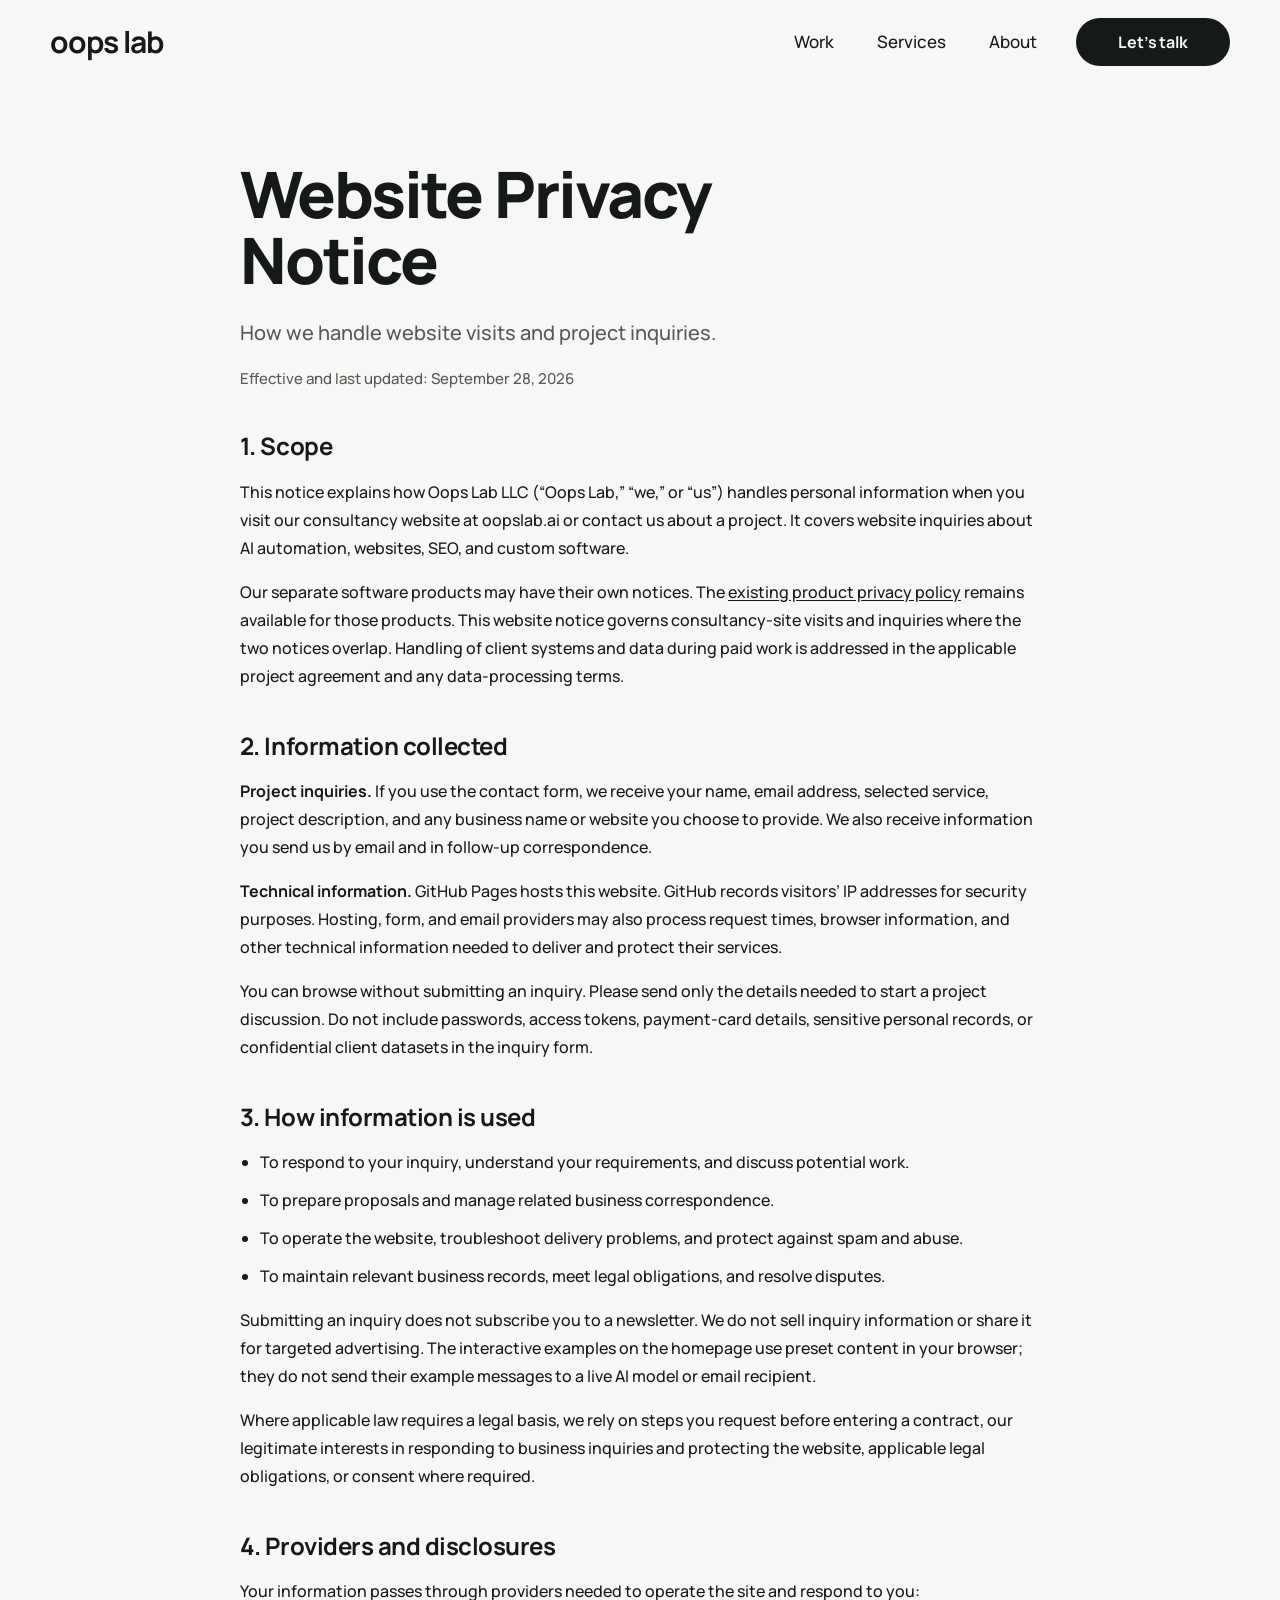
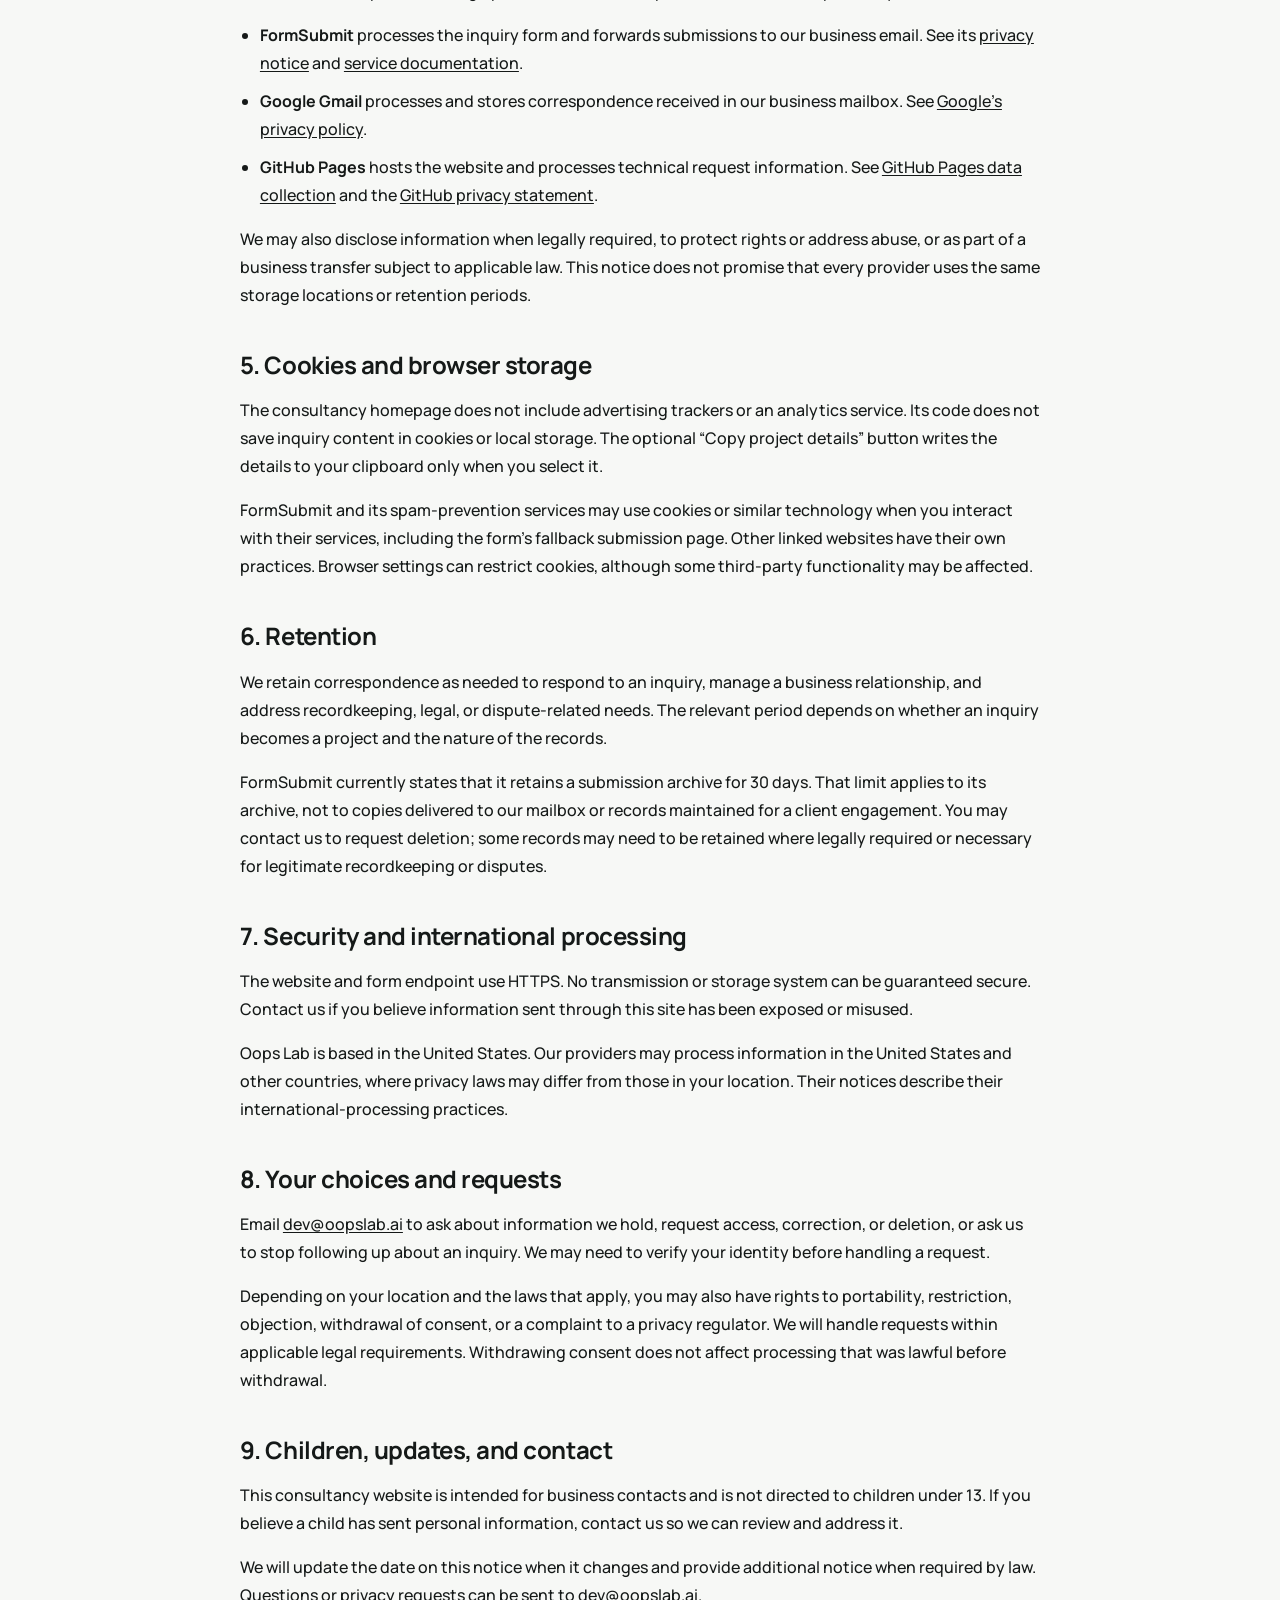
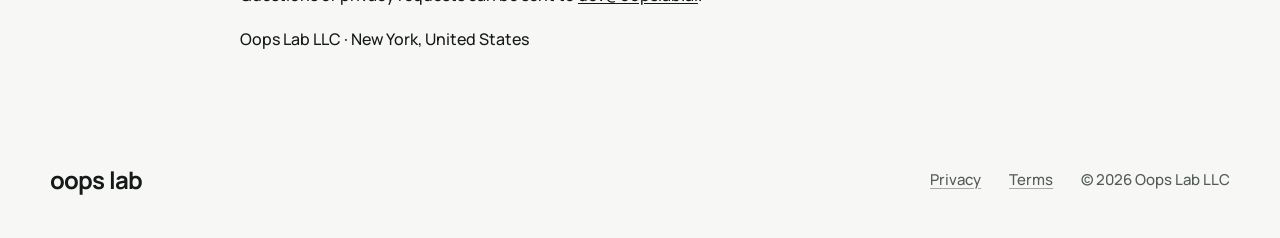
<file: website-privacy.html>
<!doctype html>
<html lang="en">
<head>
  <meta charset="utf-8">
  <meta name="viewport" content="width=device-width, initial-scale=1">
  <title>Website Privacy Notice · Oops Lab</title>
  <meta name="description" content="How we handle website visits and project inquiries.">
  <meta name="theme-color" content="#f7f8f6">
  <link rel="canonical" href="https://oopslab.ai/website-privacy.html">
  <link rel="icon" href="assets/favicon.svg" type="image/svg+xml">
  <link rel="stylesheet" href="studio.css">
  <link rel="stylesheet" href="website-legal.css">
  <script src="studio.js" defer></script>
</head>
<body>
<a class="skip" href="#main">Skip to content</a>
<header class="site-head">
  <div class="wrap site-head__row">
    <a class="wordmark" href="index.html" aria-label="Oops Lab home">oops lab</a>

    <button class="menu-toggle" type="button" aria-expanded="false" aria-controls="site-nav" hidden>
      <span class="menu-toggle__label">Menu</span>
      <svg class="icon" viewBox="0 0 24 24" aria-hidden="true" focusable="false"><path d="M4 7h16M4 12h16M4 17h16"/></svg>
    </button>

    <nav class="site-nav" id="site-nav" aria-label="Site">
      <ul class="site-nav__list">
        <li><a href="index.html#work">Work</a></li>
        <li><a href="index.html#services">Services</a></li>
        <li><a href="index.html#people">About</a></li>
      </ul>
      <a class="pill pill--dark pill--small" href="index.html#contact">Let’s talk</a>
    </nav>
  </div>
</header>
<main id="main" class="website-legal wrap">
  <article>
    <h1 class="display">Website Privacy Notice</h1>
    <p class="website-legal__lede">How we handle website visits and project inquiries.</p>
    <p class="website-legal__date">Effective and last updated: <time datetime="2026-09-28">September 28, 2026</time></p>

<section><h2>1. Scope</h2>
<p>This notice explains how Oops Lab LLC (“Oops Lab,” “we,” or “us”) handles personal information when you visit our consultancy website at oopslab.ai or contact us about a project. It covers website inquiries about AI automation, websites, SEO, and custom software.</p>
<p>Our separate software products may have their own notices. The <a href="privacy.html">existing product privacy policy</a> remains available for those products. This website notice governs consultancy-site visits and inquiries where the two notices overlap. Handling of client systems and data during paid work is addressed in the applicable project agreement and any data-processing terms.</p></section>
<section><h2>2. Information collected</h2>
<p><strong>Project inquiries.</strong> If you use the contact form, we receive your name, email address, selected service, project description, and any business name or website you choose to provide. We also receive information you send us by email and in follow-up correspondence.</p>
<p><strong>Technical information.</strong> GitHub Pages hosts this website. GitHub records visitors’ IP addresses for security purposes. Hosting, form, and email providers may also process request times, browser information, and other technical information needed to deliver and protect their services.</p>
<p>You can browse without submitting an inquiry. Please send only the details needed to start a project discussion. Do not include passwords, access tokens, payment-card details, sensitive personal records, or confidential client datasets in the inquiry form.</p></section>
<section><h2>3. How information is used</h2>
<ul><li>To respond to your inquiry, understand your requirements, and discuss potential work.</li><li>To prepare proposals and manage related business correspondence.</li><li>To operate the website, troubleshoot delivery problems, and protect against spam and abuse.</li><li>To maintain relevant business records, meet legal obligations, and resolve disputes.</li></ul>
<p>Submitting an inquiry does not subscribe you to a newsletter. We do not sell inquiry information or share it for targeted advertising. The interactive examples on the homepage use preset content in your browser; they do not send their example messages to a live AI model or email recipient.</p>
<p>Where applicable law requires a legal basis, we rely on steps you request before entering a contract, our legitimate interests in responding to business inquiries and protecting the website, applicable legal obligations, or consent where required.</p></section>
<section><h2>4. Providers and disclosures</h2>
<p>Your information passes through providers needed to operate the site and respond to you:</p>
<ul><li><strong>FormSubmit</strong> processes the inquiry form and forwards submissions to our business email. See its <a href="https://formsubmit.co/privacy.pdf">privacy notice</a> and <a href="https://formsubmit.co/documentation">service documentation</a>.</li><li><strong>Google Gmail</strong> processes and stores correspondence received in our business mailbox. See <a href="https://policies.google.com/privacy">Google’s privacy policy</a>.</li><li><strong>GitHub Pages</strong> hosts the website and processes technical request information. See <a href="https://docs.github.com/en/pages/getting-started-with-github-pages/what-is-github-pages#data-collection">GitHub Pages data collection</a> and the <a href="https://docs.github.com/en/site-policy/privacy-policies/github-general-privacy-statement">GitHub privacy statement</a>.</li></ul>
<p>We may also disclose information when legally required, to protect rights or address abuse, or as part of a business transfer subject to applicable law. This notice does not promise that every provider uses the same storage locations or retention periods.</p></section>
<section><h2>5. Cookies and browser storage</h2>
<p>The consultancy homepage does not include advertising trackers or an analytics service. Its code does not save inquiry content in cookies or local storage. The optional “Copy project details” button writes the details to your clipboard only when you select it.</p>
<p>FormSubmit and its spam-prevention services may use cookies or similar technology when you interact with their services, including the form’s fallback submission page. Other linked websites have their own practices. Browser settings can restrict cookies, although some third-party functionality may be affected.</p></section>
<section><h2>6. Retention</h2>
<p>We retain correspondence as needed to respond to an inquiry, manage a business relationship, and address recordkeeping, legal, or dispute-related needs. The relevant period depends on whether an inquiry becomes a project and the nature of the records.</p>
<p>FormSubmit currently states that it retains a submission archive for 30 days. That limit applies to its archive, not to copies delivered to our mailbox or records maintained for a client engagement. You may contact us to request deletion; some records may need to be retained where legally required or necessary for legitimate recordkeeping or disputes.</p></section>
<section><h2>7. Security and international processing</h2>
<p>The website and form endpoint use HTTPS. No transmission or storage system can be guaranteed secure. Contact us if you believe information sent through this site has been exposed or misused.</p>
<p>Oops Lab is based in the United States. Our providers may process information in the United States and other countries, where privacy laws may differ from those in your location. Their notices describe their international-processing practices.</p></section>
<section><h2>8. Your choices and requests</h2>
<p>Email <a href="mailto:dev@oopslab.ai">dev@oopslab.ai</a> to ask about information we hold, request access, correction, or deletion, or ask us to stop following up about an inquiry. We may need to verify your identity before handling a request.</p>
<p>Depending on your location and the laws that apply, you may also have rights to portability, restriction, objection, withdrawal of consent, or a complaint to a privacy regulator. We will handle requests within applicable legal requirements. Withdrawing consent does not affect processing that was lawful before withdrawal.</p></section>
<section><h2>9. Children, updates, and contact</h2>
<p>This consultancy website is intended for business contacts and is not directed to children under 13. If you believe a child has sent personal information, contact us so we can review and address it.</p>
<p>We will update the date on this notice when it changes and provide additional notice when required by law. Questions or privacy requests can be sent to <a href="mailto:dev@oopslab.ai">dev@oopslab.ai</a>.</p>
<p>Oops Lab LLC · New York, United States</p></section>

  </article>
</main>
<footer class="site-foot">
  <div class="wrap site-foot__row">
    <a class="wordmark wordmark--foot" href="index.html" aria-label="Oops Lab home">oops lab</a>
    <ul class="site-foot__links">
      <li><a href="website-privacy.html">Privacy</a></li>
      <li><a href="website-terms.html">Terms</a></li>
      <li><small>© 2026 Oops Lab LLC</small></li>
    </ul>
  </div>
</footer>
</body>
</html>
</file>
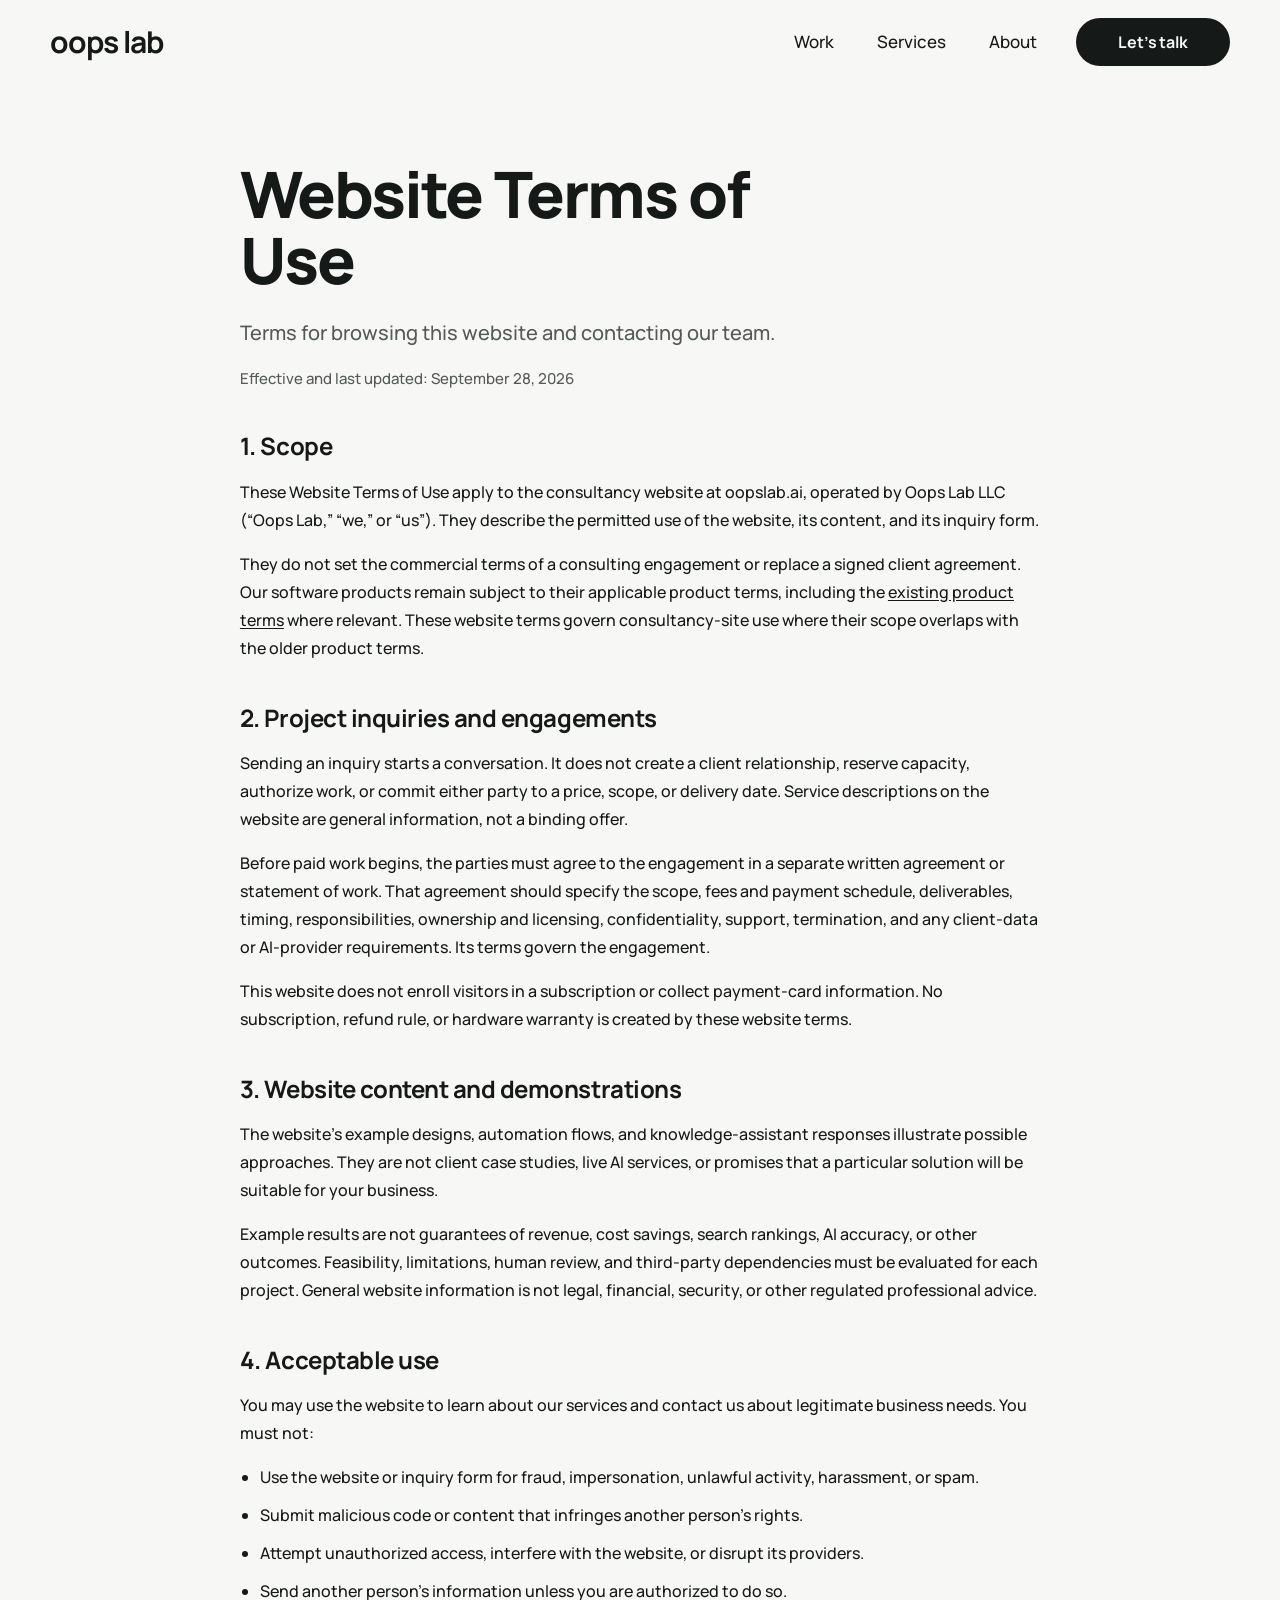
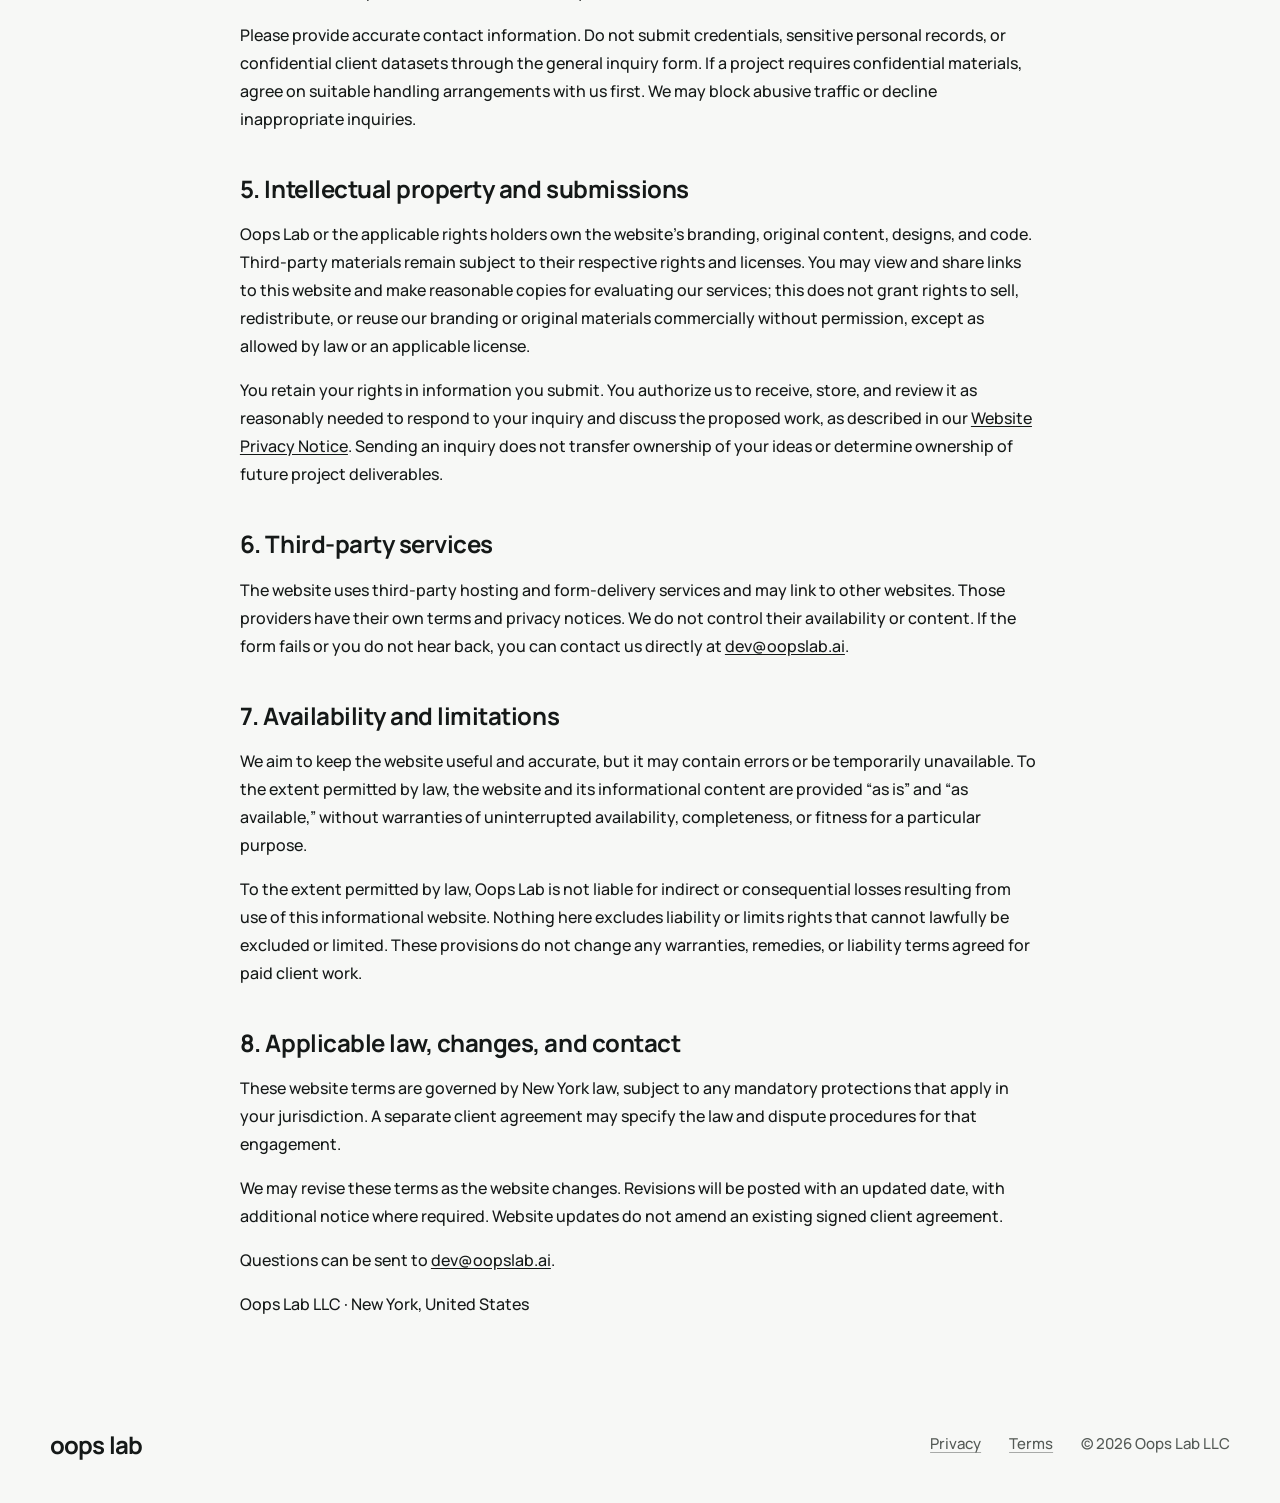
<file: website-terms.html>
<!doctype html>
<html lang="en">
<head>
  <meta charset="utf-8">
  <meta name="viewport" content="width=device-width, initial-scale=1">
  <title>Website Terms of Use · Oops Lab</title>
  <meta name="description" content="Terms for browsing this website and contacting our team.">
  <meta name="theme-color" content="#f7f8f6">
  <link rel="canonical" href="https://oopslab.ai/website-terms.html">
  <link rel="icon" href="assets/favicon.svg" type="image/svg+xml">
  <link rel="stylesheet" href="studio.css">
  <link rel="stylesheet" href="website-legal.css">
  <script src="studio.js" defer></script>
</head>
<body>
<a class="skip" href="#main">Skip to content</a>
<header class="site-head">
  <div class="wrap site-head__row">
    <a class="wordmark" href="index.html" aria-label="Oops Lab home">oops lab</a>

    <button class="menu-toggle" type="button" aria-expanded="false" aria-controls="site-nav" hidden>
      <span class="menu-toggle__label">Menu</span>
      <svg class="icon" viewBox="0 0 24 24" aria-hidden="true" focusable="false"><path d="M4 7h16M4 12h16M4 17h16"/></svg>
    </button>

    <nav class="site-nav" id="site-nav" aria-label="Site">
      <ul class="site-nav__list">
        <li><a href="index.html#work">Work</a></li>
        <li><a href="index.html#services">Services</a></li>
        <li><a href="index.html#people">About</a></li>
      </ul>
      <a class="pill pill--dark pill--small" href="index.html#contact">Let’s talk</a>
    </nav>
  </div>
</header>
<main id="main" class="website-legal wrap">
  <article>
    <h1 class="display">Website Terms of Use</h1>
    <p class="website-legal__lede">Terms for browsing this website and contacting our team.</p>
    <p class="website-legal__date">Effective and last updated: <time datetime="2026-09-28">September 28, 2026</time></p>

<section><h2>1. Scope</h2>
<p>These Website Terms of Use apply to the consultancy website at oopslab.ai, operated by Oops Lab LLC (“Oops Lab,” “we,” or “us”). They describe the permitted use of the website, its content, and its inquiry form.</p>
<p>They do not set the commercial terms of a consulting engagement or replace a signed client agreement. Our software products remain subject to their applicable product terms, including the <a href="terms.html">existing product terms</a> where relevant. These website terms govern consultancy-site use where their scope overlaps with the older product terms.</p></section>
<section><h2>2. Project inquiries and engagements</h2>
<p>Sending an inquiry starts a conversation. It does not create a client relationship, reserve capacity, authorize work, or commit either party to a price, scope, or delivery date. Service descriptions on the website are general information, not a binding offer.</p>
<p>Before paid work begins, the parties must agree to the engagement in a separate written agreement or statement of work. That agreement should specify the scope, fees and payment schedule, deliverables, timing, responsibilities, ownership and licensing, confidentiality, support, termination, and any client-data or AI-provider requirements. Its terms govern the engagement.</p>
<p>This website does not enroll visitors in a subscription or collect payment-card information. No subscription, refund rule, or hardware warranty is created by these website terms.</p></section>
<section><h2>3. Website content and demonstrations</h2>
<p>The website’s example designs, automation flows, and knowledge-assistant responses illustrate possible approaches. They are not client case studies, live AI services, or promises that a particular solution will be suitable for your business.</p>
<p>Example results are not guarantees of revenue, cost savings, search rankings, AI accuracy, or other outcomes. Feasibility, limitations, human review, and third-party dependencies must be evaluated for each project. General website information is not legal, financial, security, or other regulated professional advice.</p></section>
<section><h2>4. Acceptable use</h2>
<p>You may use the website to learn about our services and contact us about legitimate business needs. You must not:</p>
<ul><li>Use the website or inquiry form for fraud, impersonation, unlawful activity, harassment, or spam.</li><li>Submit malicious code or content that infringes another person’s rights.</li><li>Attempt unauthorized access, interfere with the website, or disrupt its providers.</li><li>Send another person’s information unless you are authorized to do so.</li></ul>
<p>Please provide accurate contact information. Do not submit credentials, sensitive personal records, or confidential client datasets through the general inquiry form. If a project requires confidential materials, agree on suitable handling arrangements with us first. We may block abusive traffic or decline inappropriate inquiries.</p></section>
<section><h2>5. Intellectual property and submissions</h2>
<p>Oops Lab or the applicable rights holders own the website’s branding, original content, designs, and code. Third-party materials remain subject to their respective rights and licenses. You may view and share links to this website and make reasonable copies for evaluating our services; this does not grant rights to sell, redistribute, or reuse our branding or original materials commercially without permission, except as allowed by law or an applicable license.</p>
<p>You retain your rights in information you submit. You authorize us to receive, store, and review it as reasonably needed to respond to your inquiry and discuss the proposed work, as described in our <a href="website-privacy.html">Website Privacy Notice</a>. Sending an inquiry does not transfer ownership of your ideas or determine ownership of future project deliverables.</p></section>
<section><h2>6. Third-party services</h2>
<p>The website uses third-party hosting and form-delivery services and may link to other websites. Those providers have their own terms and privacy notices. We do not control their availability or content. If the form fails or you do not hear back, you can contact us directly at <a href="mailto:dev@oopslab.ai">dev@oopslab.ai</a>.</p></section>
<section><h2>7. Availability and limitations</h2>
<p>We aim to keep the website useful and accurate, but it may contain errors or be temporarily unavailable. To the extent permitted by law, the website and its informational content are provided “as is” and “as available,” without warranties of uninterrupted availability, completeness, or fitness for a particular purpose.</p>
<p>To the extent permitted by law, Oops Lab is not liable for indirect or consequential losses resulting from use of this informational website. Nothing here excludes liability or limits rights that cannot lawfully be excluded or limited. These provisions do not change any warranties, remedies, or liability terms agreed for paid client work.</p></section>
<section><h2>8. Applicable law, changes, and contact</h2>
<p>These website terms are governed by New York law, subject to any mandatory protections that apply in your jurisdiction. A separate client agreement may specify the law and dispute procedures for that engagement.</p>
<p>We may revise these terms as the website changes. Revisions will be posted with an updated date, with additional notice where required. Website updates do not amend an existing signed client agreement.</p>
<p>Questions can be sent to <a href="mailto:dev@oopslab.ai">dev@oopslab.ai</a>.</p>
<p>Oops Lab LLC · New York, United States</p></section>

  </article>
</main>
<footer class="site-foot">
  <div class="wrap site-foot__row">
    <a class="wordmark wordmark--foot" href="index.html" aria-label="Oops Lab home">oops lab</a>
    <ul class="site-foot__links">
      <li><a href="website-privacy.html">Privacy</a></li>
      <li><a href="website-terms.html">Terms</a></li>
      <li><small>© 2026 Oops Lab LLC</small></li>
    </ul>
  </div>
</footer>
</body>
</html>
</file>
<file: studio.css>
/* ==========================================================================
   Oops Lab — studio concept (image concept A)
   Cool pale ground, graphite ink, restrained sage, Manrope throughout.
   Fluid layout measured from the 1536-wide comp; no fixed desktop frame.
   ========================================================================== */

@font-face {
  font-family: "Manrope";
  src: url("assets/fonts/manrope-medium.ttf") format("truetype");
  font-weight: 400 500;
  font-display: swap;
}
@font-face {
  font-family: "Manrope";
  src: url("assets/fonts/manrope-bold.ttf") format("truetype");
  font-weight: 600 700;
  font-display: swap;
}
@font-face {
  font-family: "Manrope";
  src: url("assets/fonts/manrope-extrabold.ttf") format("truetype");
  font-weight: 800;
  font-display: swap;
}

:root {
  --ground: #f7f8f6;
  --ground-2: #f1f3f0;
  --panel: #fdfdfc;
  --ink: #151918;
  --ink-2: #545a56;
  --ink-3: #666c68;
  --line: rgba(21, 25, 24, 0.12);
  --line-soft: rgba(21, 25, 24, 0.07);

  --sage-bg: #e4e9e1;
  --sage: #a9b6a5;
  --sage-deep: #7f8c7b;
  --sage-ink: #46504a;
  --sage-tint: #eef2ec;

  --dark: #151918;
  --on-dark: #f7f8f6;
  --on-dark-2: #b9bfba;

  --sans: "Manrope", "Avenir Next", "Segoe UI", system-ui, sans-serif;

  --pad: clamp(20px, 3.9vw, 60px);
  --max: 1600px;

  --fs-hero: clamp(2.5rem, 4.6vw, 4.4rem);
  --fs-section: clamp(2rem, 4.3vw, 4.125rem);
  --fs-lede: clamp(1.0625rem, 1.5625vw, 1.5rem);
  --fs-h3: clamp(1.375rem, 1.8vw, 1.75rem);
  --fs-body: 1.125rem;

  --track: -0.03em;
  --ease: cubic-bezier(0.16, 1, 0.3, 1);
}

/* --------------------------------------------------------------------------
   Base
   -------------------------------------------------------------------------- */

*, *::before, *::after { box-sizing: border-box; }

html {
  background: var(--ground);
  color: var(--ink);
  font-family: var(--sans);
  font-size: 100%;
  line-height: 1.5;
  -webkit-font-smoothing: antialiased;
  -moz-osx-font-smoothing: grayscale;
  text-rendering: optimizeLegibility;
  scrollbar-color: #b6bcb8 var(--ground);
}
@media (prefers-reduced-motion: no-preference) {
  html { scroll-behavior: smooth; }
}

body { margin: 0; overflow-x: hidden; overflow-x: clip; }

img, svg { display: block; max-width: 100%; }
img { height: auto; }
picture { display: block; }

a { color: inherit; text-underline-offset: 0.18em; text-decoration-thickness: 1px; }
button { font: inherit; color: inherit; }

::selection { background: var(--sage); color: var(--ink); }

:focus-visible {
  outline: 2px solid var(--ink);
  outline-offset: 3px;
  border-radius: 4px;
}
.close :focus-visible { outline-color: var(--on-dark); }
.pill--dark:focus-visible { outline-offset: 4px; }

h1, h2, h3, h4 { margin: 0; font-weight: 700; }
p { margin: 0; }
ul, ol { margin: 0; padding: 0; list-style: none; }

.sr-only {
  position: absolute; width: 1px; height: 1px; padding: 0; margin: -1px;
  overflow: hidden; clip: rect(0 0 0 0); white-space: nowrap; border: 0;
}

.wrap {
  width: 100%;
  max-width: var(--max);
  margin-inline: auto;
  padding-inline: var(--pad);
}

.icon {
  width: 1.125em; height: 1.125em;
  fill: none; stroke: currentColor; stroke-width: 2; stroke-linecap: round; stroke-linejoin: round;
  flex: none;
}

.skip {
  position: absolute; left: 12px; top: -60px; z-index: 50;
  padding: 10px 16px; background: var(--ink); color: var(--on-dark);
  border-radius: 999px; font-weight: 700; text-decoration: none;
  transition: top 160ms var(--ease);
}
.skip:focus { top: 12px; }

/* --------------------------------------------------------------------------
   Type
   -------------------------------------------------------------------------- */

.display {
  font-weight: 800;
  letter-spacing: var(--track);
  line-height: 1.04;
}
.display--hero { font-size: var(--fs-hero); max-width: 12.2em; }
.br { display: none; }
@media (min-width: 760px) { .br { display: initial; } }
.display--section { font-size: var(--fs-section); max-width: 14em; }

.section-lede {
  margin-top: clamp(14px, 1.5vw, 22px);
  font-size: var(--fs-lede);
  font-weight: 500;
  line-height: 1.4;
  color: var(--ink-2);
  max-width: 28em;
  letter-spacing: -0.01em;
}

h3 {
  font-size: var(--fs-h3);
  font-weight: 700;
  letter-spacing: -0.02em;
  line-height: 1.15;
}

/* --------------------------------------------------------------------------
   Controls
   -------------------------------------------------------------------------- */

.pill {
  display: inline-flex; align-items: center; justify-content: center; gap: 22px;
  min-height: 66px; padding: 0 36px;
  border-radius: 999px; border: 0;
  font-size: 1.0625rem; font-weight: 700; letter-spacing: -0.01em;
  text-decoration: none; cursor: pointer; white-space: nowrap;
  transition: transform 260ms var(--ease), background-color 200ms var(--ease), box-shadow 260ms var(--ease);
}
.pill .icon { transition: transform 260ms var(--ease); }
.pill:hover .icon { transform: translateX(3px); }
.pill:active { transform: translateY(1px); }

.pill--dark { background: var(--ink); color: var(--on-dark); }
.pill--dark:hover { background: #262b29; }

.pill--light { background: var(--on-dark); color: var(--ink); }
.pill--light:hover { background: #ffffff; }

.pill--line {
  background: transparent; color: var(--ink);
  box-shadow: inset 0 0 0 1.5px var(--ink);
}
.pill--line:hover { background: var(--ink); color: var(--on-dark); }
.pill--line:disabled { opacity: 0.38; cursor: not-allowed; box-shadow: inset 0 0 0 1.5px var(--ink); background: transparent; color: var(--ink); }

.pill--small { min-height: 48px; padding: 0 24px; font-size: 1rem; gap: 12px; }
.pill--small.demo__control { min-height: 44px; padding: 0 20px; font-size: 0.9375rem; }

.textlink {
  display: inline-flex; align-items: center; min-height: 44px;
  font-size: 1.0625rem; font-weight: 500; color: var(--ink);
  text-decoration: underline; text-underline-offset: 0.35em; text-decoration-thickness: 1.5px;
  text-decoration-color: rgba(21, 25, 24, 0.55);
  transition: text-decoration-color 200ms var(--ease);
}
.textlink:hover { text-decoration-color: var(--ink); }
.textlink--button { background: none; border: 0; padding: 0; cursor: pointer; font-size: 0.9375rem; }

/* --------------------------------------------------------------------------
   Header
   -------------------------------------------------------------------------- */

.site-head { position: relative; z-index: 5; }
.site-head__row {
  display: flex; align-items: center; justify-content: space-between; gap: 24px;
  min-height: 84px;
}

.wordmark {
  font-size: 1.875rem; font-weight: 700; letter-spacing: -0.035em; line-height: 1;
  text-decoration: none; color: var(--ink);
  display: inline-flex; align-items: center; min-height: 44px;
}
.wordmark--foot { font-size: 1.5rem; }

.site-nav > .pill { min-width: 154px; }
.site-nav { display: flex; align-items: center; gap: clamp(20px, 2.6vw, 40px); }
.site-nav__list { display: flex; align-items: center; gap: clamp(18px, 2.4vw, 34px); }
.site-nav__list a {
  display: inline-flex; align-items: center; min-height: 44px; padding: 0 6px;
  font-size: 1.0625rem; font-weight: 500; text-decoration: none; color: var(--ink);
  border-bottom: 1.5px solid transparent;
  transition: border-color 200ms var(--ease);
}
.site-nav__list a:hover { border-bottom-color: var(--ink); }

.menu-toggle {
  display: none; align-items: center; gap: 10px;
  min-height: 44px; padding: 0 14px; border: 1.5px solid var(--ink); border-radius: 999px;
  background: transparent; font-weight: 700; cursor: pointer;
}
.menu-toggle[hidden] { display: none; }
.menu-toggle .icon { width: 20px; height: 20px; }

@media (max-width: 759px) {
  .js .menu-toggle:not([hidden]) { display: inline-flex; }
  .js .site-nav {
    position: absolute; left: 0; right: 0; top: 100%;
    flex-direction: column; align-items: stretch; gap: 8px;
    padding: 8px var(--pad) 20px;
    background: var(--ground);
    border-bottom: 1px solid var(--line);
    display: none;
  }
  .js .site-nav.is-open { display: flex; }
  .js .site-nav__list { flex-direction: column; align-items: stretch; gap: 0; }
  .js .site-nav__list a { min-height: 52px; font-size: 1.25rem; border-bottom: 1px solid var(--line-soft); }
  .js .site-nav .pill { margin-top: 12px; }

  .site-head__row { flex-wrap: wrap; }
  .site-nav { flex-wrap: wrap; }
}

/* --------------------------------------------------------------------------
   Hero
   -------------------------------------------------------------------------- */

.hero { position: relative; }
.hero__grid {
  position: relative;
  display: grid;
  grid-template-columns: minmax(0, 1fr);
  align-items: start;
  padding-top: clamp(56px, 8.2vw, 126px);
  padding-bottom: clamp(56px, 7.5vw, 115px);
  min-height: 0;
}

.hero__copy { position: relative; z-index: 2; max-width: 52%; }

.hero__lede {
  margin-top: clamp(20px, 2vw, 30px);
  font-size: var(--fs-lede);
  font-weight: 500;
  line-height: 1.45;
  color: var(--ink-2);
  max-width: 23em;
  letter-spacing: -0.01em;
}

.hero__actions {
  display: flex; flex-wrap: wrap; align-items: center;
  gap: 16px 38px;
  margin-top: clamp(28px, 2.4vw, 38px);
}

.hero__art {
  position: absolute; z-index: 1;
  top: -60px;
  right: calc(var(--pad) - 50px);
  margin: 0;
  width: min(54vw, 830px);
  pointer-events: none;
}
.hero__art-inner {
  will-change: transform;
  transition: transform 700ms var(--ease);
}
.hero__art img { width: 100%; height: auto; mix-blend-mode: darken; }

@media (max-width: 1023px) {
  .hero__grid { grid-template-columns: minmax(0, 1fr); padding-top: clamp(40px, 6vw, 72px); padding-bottom: 0; }
  .display--hero { max-width: 14em; }
  .hero__copy { max-width: none; }
  .hero__art {
    position: static;
    width: min(100%, 640px);
    margin: 0 auto clamp(-40px, -5vw, -16px);
  }
}

/* --------------------------------------------------------------------------
   Shared column structure
   -------------------------------------------------------------------------- */

.columns {
  display: grid;
  grid-template-columns: repeat(3, minmax(0, 1fr));
  gap: 0 clamp(28px, 3vw, 48px);
}
.columns--rule > * + * { border-left: 1px solid var(--line); padding-left: clamp(20px, 2.2vw, 34px); }

.col h3 { margin-top: 0; }
.col p { margin-top: 14px; font-size: var(--fs-body); line-height: 1.5; color: var(--ink-2); max-width: 30em; }

@media (max-width: 899px) {
  .columns { grid-template-columns: minmax(0, 1fr); gap: 32px 0; }
  .columns--rule > * + * { border-left: 0; padding-left: 0; border-top: 1px solid var(--line); padding-top: 32px; }
}

/* --------------------------------------------------------------------------
   Services
   -------------------------------------------------------------------------- */

.services {
  padding-top: clamp(64px, 5.7vw, 88px);
  padding-bottom: clamp(72px, 6.5vw, 100px);
}
.services .columns { margin-top: clamp(40px, 4.4vw, 68px); }
.services .col p { max-width: 22em; }

/* --------------------------------------------------------------------------
   Showcase (sage)
   -------------------------------------------------------------------------- */

.showcase {
  background: var(--sage-bg);
  color: var(--ink);
  padding-top: clamp(64px, 6.5vw, 100px);
  padding-bottom: clamp(72px, 7vw, 108px);
}
.showcase .section-lede { color: var(--sage-ink); }

.showcase__grid { margin-top: clamp(40px, 4.4vw, 68px); }
.showcase .columns--rule > * + * { border-color: rgba(21, 25, 24, 0.14); }

.demo { display: flex; flex-direction: column; min-width: 0; }
.demo__lede { margin-top: 12px; font-size: var(--fs-body); line-height: 1.45; color: var(--sage-ink); max-width: 22em; }

.demo__toolbar { margin-top: 22px; margin-bottom: 18px; min-height: 48px; }
.demo__toolbar[hidden] { display: none; }
.demo__toolbar .seg { max-width: 100%; }
.demo__toolbar .seg__btn { padding-inline: 12px; }

.demo__foot {
  display: flex; flex-wrap: wrap; align-items: center; justify-content: space-between; gap: 12px 16px;
  margin-top: 18px;
}
.demo__label { font-size: 0.8125rem; font-weight: 700; letter-spacing: 0.02em; color: var(--sage-ink); text-transform: uppercase; }
.demo__controls { display: flex; flex-wrap: wrap; align-items: center; gap: 8px 10px; }
.demo__controls[hidden] { display: none; }
.demo__controls-label { font-size: 0.8125rem; font-weight: 700; color: var(--sage-ink); margin-right: 4px; }
.demo__control[hidden] { display: none; }

.demo__status { margin-top: 14px; font-size: 0.9375rem; line-height: 1.45; color: var(--sage-ink); font-weight: 500; min-height: 1.45em; }
.demo__fine { margin-top: 10px; font-size: 0.8125rem; line-height: 1.4; color: var(--sage-ink); }

/* --- 1. Website concept ------------------------------------------------- */

.site-demo {
  --sd-bg: #fbfcfa; --sd-ink: #171c1a; --sd-ink-2: #59615c; --sd-cta-bg: #171c1a; --sd-cta-ink: #f7f8f6;
  --sd-a: #b3bfae; --sd-b: #7a887a; --sd-c: #d5dccf; --sd-shade: #e8ece5;
  background: var(--panel);
  border-radius: 16px;
  box-shadow: 0 14px 34px -18px rgba(21, 25, 24, 0.28), 0 1px 2px rgba(21, 25, 24, 0.05);
  overflow: hidden;
  transition: background-color 400ms var(--ease);
}
.site-demo__chrome { display: flex; gap: 6px; padding: 12px 14px; background: #eef0ec; }
.site-demo__chrome i { width: 8px; height: 8px; border-radius: 50%; background: #c7ccc6; }

.site-demo__page {
  background: var(--sd-bg); color: var(--sd-ink);
  padding: 18px 20px 22px; min-height: 338px;
  transition: background-color 400ms var(--ease), color 400ms var(--ease);
}
.site-demo__bar { display: flex; align-items: baseline; justify-content: space-between; gap: 16px; }
.site-demo__brand { font-size: 1rem; font-weight: 800; letter-spacing: -0.02em; }
.site-demo__links { display: flex; gap: 12px; font-size: 0.75rem; font-weight: 500; color: var(--sd-ink-2); }

.site-demo__body {
  display: grid; grid-template-columns: minmax(0, 1.1fr) minmax(0, 0.9fr); gap: 16px;
  margin-top: 28px; align-items: stretch; min-height: 240px;
}
.site-demo__title { font-size: clamp(1.5rem, 1.7vw, 1.75rem); font-weight: 800; letter-spacing: -0.03em; line-height: 1.05; text-wrap: balance; }
.site-demo__text { margin-top: 12px; font-size: 0.875rem; line-height: 1.5; color: var(--sd-ink-2); }
.site-demo__cta {
  display: inline-flex; align-items: center; min-height: 34px; padding: 0 14px; margin-top: 16px;
  border-radius: 999px; background: var(--sd-cta-bg); color: var(--sd-cta-ink);
  font-size: 0.75rem; font-weight: 700;
  transition: background-color 400ms var(--ease), color 400ms var(--ease);
}

.site-demo__art {
  position: relative; min-height: 190px; border-radius: 10px; overflow: hidden;
  background: var(--sd-shade);
  transition: background-color 400ms var(--ease);
}
.shape { position: absolute; display: block; transition: background-color 400ms var(--ease); }
.shape--disc { width: 58%; aspect-ratio: 1; border-radius: 50%; background: var(--sd-a); left: 8%; top: 8%; }
.shape--arch { width: 46%; height: 62%; border-radius: 999px 999px 0 0; background: var(--sd-b); right: 8%; bottom: 0; }
.shape--bar { width: 22%; height: 46%; background: var(--sd-c); left: 12%; bottom: 0; }

/* FLIP transforms keep text, button, and artwork visibly connected between layouts. */
.site-demo__title, .site-demo__text, .site-demo__cta, .site-demo__art { transform-origin: top left; }
.site-demo__title, .site-demo__text, .site-demo__cta { position: relative; z-index: 1; }

/* Distinct compositions, keeping the brand and content constant. */
.site-demo[data-layout="editorial"] .site-demo__body { display: flex; flex-direction: column; gap: 18px; margin-top: 20px; }
.site-demo[data-layout="editorial"] .site-demo__art { order: -1; min-height: 95px; height: 95px; }
.site-demo[data-layout="editorial"] .site-demo__copy { display: grid; grid-template-columns: 1.1fr 1fr; gap: 8px 14px; align-items: start; }
.site-demo[data-layout="editorial"] .site-demo__title { grid-row: span 2; font-size: 1.6rem; }
.site-demo[data-layout="editorial"] .site-demo__text { margin: 0; font-size: .8125rem; }
.site-demo[data-layout="editorial"] .site-demo__cta { margin: 0; justify-self: start; }
.site-demo[data-layout="editorial"] .shape--disc { width: 30%; top: -15%; left: 12%; }
.site-demo[data-layout="editorial"] .shape--arch { width: 27%; height: 90%; right: 18%; }
.site-demo[data-layout="showcase"] .site-demo__body { position: relative; display: grid; grid-template-columns: 1fr; margin-top: 18px; padding: 24px 18px; min-height: 268px; }
.site-demo[data-layout="showcase"] .site-demo__art { position: absolute; inset: 0; min-height: 0; background: #d5dfd0; }
.site-demo[data-layout="showcase"] .site-demo__copy { position: relative; z-index: 1; max-width: 72%; }
.site-demo[data-layout="showcase"] .site-demo__text { color: #343e37; }
.site-demo[data-layout="showcase"] .shape--disc { left: auto; right: -12%; top: -12%; background: #bac7b4; }
.site-demo[data-layout="showcase"] .shape--arch { width: 28%; right: -8%; background: #8c9e87; }
.site-demo[data-layout="showcase"] .shape--bar { left: auto; right: 10%; width: 10%; background: #b1bfa8; }

/* --- 2. AI workflow canvas ---------------------------------------------- */
.flow__canvas { padding: 22px 16px; border: 1px solid #b2beb0; border-radius: 16px; background: #edf1e9; }
.flow__node { position: relative; display: flex; align-items: center; gap: 10px; width: min(100%, 280px); margin-inline: auto; padding: 12px; border: 1px solid #a6b3a4; border-radius: 12px; background: #fbfcfa; }
.flow__node > span:nth-child(2) { flex: 1; min-width: 0; }
.flow__node strong { display: block; font-size: .875rem; font-weight: 700; line-height: 1.3; }
.flow__node small { display: block; margin-top: 4px; font-size: .8125rem; line-height: 1.35; color: #46504a; }
.flow__node::before, .flow__node::after { content: ''; position: absolute; left: calc(50% - 4px); width: 8px; height: 8px; border-radius: 50%; border: 1px solid #80907b; background: #fbfcfa; }
.flow__node::before { top: -5px; }
.flow__node::after { bottom: -5px; }
#flow-trigger::before, .flow__node--output::after { display: none; }
.flow__symbol { display: grid; place-items: center; flex: none; width: 30px; height: 30px; color: #364332; background: #e7ede2; border-radius: 8px; }
.flow__symbol--ai { background: #29382b; color: #f7f8f6; font-size: .8125rem; font-weight: 800; }
.flow__state { position: absolute; right: 10px; top: -9px; padding: 1px 5px; border-radius: 3px; font-size: .75rem; font-weight: 700; color: #46504a; background: #edf1e9; }
.flow__edge { height: 25px; width: 2px; margin-inline: auto; background: #a6b3a4; }
.flow__branches { position: relative; display: grid; grid-template-columns: repeat(2,minmax(0,1fr)); gap: 16px; padding-top: 20px; }
.flow__branches::before { content: ''; position: absolute; top: 0; left: calc(25% - 4px); right: calc(25% - 4px); height: 2px; background: #a6b3a4; }
.flow__node--output { display: flex; flex-direction: column; gap: 0; text-align: center; width: 100%; padding: 12px 6px; }
.flow__node--output::before { top: -21px; left: calc(50% - 1px); width: 2px; height: 20px; border: 0; border-radius: 0; background: #a6b3a4; }
.flow__node--output .icon { margin-bottom: 8px; color: #46504a; }
.flow__node.is-complete { border-color: #526e48; background: #f3f7ef; }
.flow__node.is-current { border-color: #29382b; border-width: 2px; padding: 11px; }
.flow[data-step="1"] #flow-trigger + .flow__edge,
.flow[data-step="1"] #flow-ai + .flow__edge,
.flow[data-step="2"] .flow__edge,
.flow[data-step="2"] .flow__branches::before,
.flow[data-step="2"] .flow__node--output::before { background: #526e48; }
.flow__review { margin-top: 14px; }
.flow__review[hidden] { display: none; }
.flow__review label { display: block; font-size: .875rem; font-weight: 700; }
.flow__review label span { display: block; margin-top: 4px; font-size: .8125rem; color: var(--sage-ink); font-weight: 500; }
.flow__review textarea { display: block; width: 100%; min-height: 112px; resize: vertical; margin-top: 10px; padding: 12px; border: 1px solid #9eae98; border-radius: 10px; background: #f7faf4; font: inherit; font-size: .875rem; line-height: 1.5; color: var(--ink); }
.flow__review textarea:not([readonly]) { border-color: var(--ink); background: var(--panel); }
.flow__review-actions { display: flex; flex-wrap: wrap; align-items: center; gap: 10px 18px; margin-top: 12px; }
.flow__review-actions[hidden] { display: none; }

/* --- 3. Knowledge assistant --------------------------------------------- */

.chat { display: flex; flex-direction: column; gap: 12px; }
.chat__msg { display: flex; gap: 10px; align-items: flex-start; }
.chat__avatar {
  flex: none; width: 34px; height: 34px; border-radius: 50%;
  display: inline-flex; align-items: center; justify-content: center;
  background: var(--panel); color: var(--ink);
  font-size: 0.75rem; font-weight: 800; letter-spacing: 0.02em;
  box-shadow: 0 1px 2px rgba(21, 25, 24, 0.08), inset 0 0 0 1px var(--line-soft);
}
.chat__avatar--ai { background: var(--ink); color: var(--on-dark); }
.chat__avatar .icon { width: 18px; height: 18px; }

.chat__bubble {
  flex: 1 1 auto; min-width: 0;
  background: var(--panel); border-radius: 14px; padding: 12px 16px 14px;
  box-shadow: 0 14px 34px -18px rgba(21, 25, 24, 0.28), 0 1px 2px rgba(21, 25, 24, 0.05);
}
.chat__who { font-size: 0.75rem; font-weight: 700; color: var(--ink-3); display: flex; justify-content: space-between; gap: 10px; }
.chat__time { font-weight: 500; }
.chat__text { margin-top: 6px; font-size: 0.9375rem; font-weight: 500; line-height: 1.45; color: var(--ink); }

.chat__source {
  margin-top: 12px; padding: 12px 14px 14px; border-radius: 10px;
  background: var(--ground-2);
}
.chat__source-head { display: flex; align-items: flex-start; gap: 10px; }
.chat__source-head .icon { width: 18px; height: 18px; margin-top: 2px; }
.chat__source-head strong { display: block; font-size: 0.875rem; font-weight: 700; }
.chat__source-head small { display: block; font-size: 0.75rem; font-weight: 500; color: var(--ink-3); margin-top: 2px; }
.chat__excerpt { margin-top: 12px; font-size: .875rem; line-height: 1.6; }
.chat__excerpt mark { background: #dfe8d8; color: #303d2f; padding: 1px 2px; box-decoration-break: clone; -webkit-box-decoration-break: clone; }

.seg {
  display: inline-flex; padding: 2px; border-radius: 999px;
  box-shadow: inset 0 0 0 1.5px var(--ink);
}
.seg__btn {
  min-height: 44px; padding: 0 16px; border: 0; border-radius: 999px; background: transparent;
  font-size: 0.875rem; font-weight: 700; cursor: pointer;
  transition: background-color 200ms var(--ease), color 200ms var(--ease);
}
.seg__btn[aria-pressed="true"] { background: var(--ink); color: var(--on-dark); }
.seg__btn:not([aria-pressed="true"]):hover { background: rgba(21, 25, 24, 0.08); }

@media (max-width: 1099px) {
  .showcase__grid { grid-template-columns: minmax(0, 1fr); gap: 48px 0; }
  .showcase__grid.columns--rule > * + * { border-left: 0; padding-left: 0; border-top: 1px solid rgba(21, 25, 24, 0.14); padding-top: 44px; }
  .demo { max-width: 640px; }
}
@media (max-width: 380px) {
  .site-demo__body { gap: 10px; }
  .site-demo__page { padding: 16px; }
  .demo__toolbar .seg__btn { padding-inline: 10px; }
  .site-demo__links { display: none; }
}

/* --------------------------------------------------------------------------
   Process
   -------------------------------------------------------------------------- */

.process {
  position: relative;
  overflow: hidden;
  padding-top: clamp(64px, 6.5vw, 100px);
  padding-bottom: clamp(72px, 6.5vw, 100px);
}
.process__head {
  display: grid; grid-template-columns: minmax(0, 1.9fr) minmax(0, 1fr);
  gap: 24px clamp(32px, 4vw, 64px); align-items: end;
}
.process__head .section-lede { margin-top: 0; max-width: 20em; padding-bottom: 0.35em; }
.process__grid { position: relative; z-index: 1; }
.process__steps { margin-top: clamp(48px, 5vw, 80px); max-width: 1120px; }
.process .col p { max-width: 20em; }

.step-num {
  display: block; font-size: 0.8125rem; font-weight: 700; letter-spacing: 0.06em;
  color: var(--ink-3); font-variant-numeric: tabular-nums; margin-bottom: 14px;
}

@media (max-width: 899px) {
  .process__head { grid-template-columns: minmax(0, 1fr); align-items: start; }
  .process__head .section-lede { margin-top: 14px; }
}

/* --------------------------------------------------------------------------
   Founders
   -------------------------------------------------------------------------- */

.people {
  padding-top: clamp(56px, 5vw, 80px);
  padding-bottom: clamp(48px, 5vw, 80px);
}
.people__grid {
  display: grid; grid-template-columns: minmax(0, 1.65fr) minmax(0, 1fr);
  gap: 32px clamp(32px, 4vw, 64px); align-items: center;
}
.people__copy .section-lede { max-width: 24em; }

.founders {
  margin-top: clamp(36px, 3.6vw, 56px);
  display: grid; grid-template-columns: repeat(2, minmax(0, 1fr));
  gap: 24px clamp(24px, 2.6vw, 40px);
}
.founders > li { min-width: 0; }
.founders > li + li { border-left: 1px solid var(--line); padding-left: clamp(24px, 2.6vw, 40px); }
.founders__name { margin: 0; font-size: clamp(1.125rem, 1.4vw, 1.375rem); font-weight: 700; letter-spacing: -0.02em; }
.founders__bio {
  margin: 14px 0 0;
  font-size: 1rem; line-height: 1.65; color: var(--ink-2);
}

.people__art { margin: 0; justify-self: end; width: min(100%, 620px); margin-right: calc(var(--pad) * -1 + 20px); }
.people__art img { width: 100%; mix-blend-mode: darken; }

@media (max-width: 899px) {
  .people__grid { grid-template-columns: minmax(0, 1fr); }
  .people__art { justify-self: center; width: min(100%, 520px); margin: -8px auto -24px; }
  .founders { grid-template-columns: minmax(0, 1fr); gap: 28px; }
  .founders > li + li { border-left: 0; padding-left: 0; border-top: 1px solid var(--line); padding-top: 28px; }
}

/* --------------------------------------------------------------------------
   Close + footer
   -------------------------------------------------------------------------- */

.close {
  background: var(--dark); color: var(--on-dark);
  padding-top: clamp(64px, 6.5vw, 100px);
  padding-bottom: clamp(64px, 6.5vw, 100px);
}
.close__grid {
  display: grid; grid-template-columns: minmax(0, 1.4fr) minmax(0, 1fr);
  gap: 32px clamp(32px, 4vw, 64px); align-items: center;
}
.close .display { color: var(--on-dark); max-width: 11em; }
.close__action { display: flex; flex-direction: column; align-items: flex-start; gap: 22px; justify-self: end; }
.close__email {
  font-size: var(--fs-lede); font-weight: 500; color: var(--on-dark-2);
  text-decoration-color: rgba(247, 248, 246, 0.35);
  transition: color 200ms var(--ease);
}
.close__email:hover { color: var(--on-dark); }

@media (max-width: 899px) {
  .close__grid { grid-template-columns: minmax(0, 1fr); }
  .close__action { justify-self: start; }
}

.site-foot { padding: 28px 0 36px; }
.site-foot__row { display: flex; flex-wrap: wrap; align-items: center; justify-content: space-between; gap: 16px 24px; }
.site-foot__links { display: flex; flex-wrap: wrap; align-items: center; gap: 8px 28px; font-size: 0.9375rem; color: var(--ink-2); }
.site-foot__links a { display: inline-flex; align-items: center; min-height: 44px; text-decoration-color: rgba(21, 25, 24, 0.35); }
.site-foot__links a:hover { color: var(--ink); text-decoration-color: var(--ink); }
.site-foot__links small { font-size: inherit; }

/* --------------------------------------------------------------------------
   Small screens
   -------------------------------------------------------------------------- */

@media (max-width: 479px) {
  .hero__actions { flex-direction: column; align-items: stretch; gap: 14px; }
  .hero__actions .pill, .close__action .pill { white-space: normal; text-align: center; padding: 14px 24px; min-height: 60px; gap: 14px; }
  .hero__actions .textlink { justify-content: center; }
  .close__action { width: 100%; }
  .close__action .pill { width: 100%; }
  .demo__foot { flex-direction: column; align-items: flex-start; }
  .wordmark { font-size: 1.625rem; }
}

/* --------------------------------------------------------------------------
   Motion preferences
   -------------------------------------------------------------------------- */

@media (prefers-reduced-motion: reduce) {
  *, *::before, *::after { transition-duration: 0.01ms !important; animation-duration: 0.01ms !important; animation-iteration-count: 1 !important; }
  .hero__art-inner { transition: none; transform: none !important; }
}

/* Project inquiries */
.close__grid { align-items: start; }
.close__action { width: 100%; max-width: 600px; justify-self: end; }
.contact-intro { font-size: 1.125rem; line-height: 1.5; max-width: 36ch; color: var(--on-dark-2); }
.inquiry-form { width: 100%; display: grid; gap: 20px; }
.inquiry-pair { display: grid; grid-template-columns: 1fr 1fr; gap: 20px; }
.inquiry-field { display: grid; gap: 9px; min-width: 0; }
.inquiry-field label { font-size: .9375rem; font-weight: 700; }
.inquiry-field label span { font-weight: 500; color: var(--on-dark-2); }
.inquiry-field input, .inquiry-field textarea, .inquiry-field select {
  width: 100%; min-width: 0; min-height: 48px; padding: 12px 14px;
  border: 1px solid #65716a; border-radius: 8px; background: #222925;
  color: var(--on-dark); font: inherit; font-size: 1rem; line-height: 1.5;
  caret-color: var(--on-dark); color-scheme: dark;
}
.inquiry-field textarea { resize: vertical; min-height: 128px; }
.inquiry-field textarea::placeholder { color: #b9c2bc; opacity: 1; }
.inquiry-field input:user-invalid, .inquiry-field textarea:user-invalid { border-color: #edc0b6; }
.inquiry-help { color: var(--on-dark-2); font-size: .875rem; line-height: 1.5; }
.inquiry-help a { color: inherit; text-decoration: underline; text-underline-offset: 3px; }
.inquiry-honey { position: absolute; width: 1px; height: 1px; overflow: hidden; clip-path: inset(50%); }
.inquiry-actions { display: flex; flex-wrap: wrap; align-items: center; gap: 16px; }
.inquiry-actions .pill { min-height: 56px; }
.inquiry-actions .pill:disabled { background: #a2ada5; color: #202621; cursor: not-allowed; }
.inquiry-copy { background: none; border: 0; padding: 10px 0; color: var(--on-dark); font: inherit; font-size: .9375rem; min-height: 44px; text-decoration: underline; text-underline-offset: 5px; cursor: pointer; }
.inquiry-copy[hidden], .inquiry-help[hidden] { display: none; }
.inquiry-status { min-height: 1.5em; line-height: 1.5; font-size: .9375rem; color: var(--on-dark); }
.inquiry-status[data-state="error"] { color: #f1c6bd; }
@media (max-width: 899px) { .close__action { justify-self: start; max-width: 640px; } }
@media (max-width: 479px) { .inquiry-pair { grid-template-columns: 1fr; } .inquiry-actions { align-items: stretch; flex-direction: column; } }
</file>
<file: website-legal.css>
/* Consultancy notices share the homepage's typography and palette. */
.website-legal { max-width: 900px; padding-block: clamp(48px, 6vw, 88px); }
.website-legal h1 { max-width: 14ch; font-size: clamp(2.25rem, 5vw, 4.125rem); }
.website-legal__lede { margin-top: 24px; font-size: var(--fs-lede); color: var(--ink-2); }
.website-legal__date { margin-top: 20px; font-size: .9375rem; color: var(--ink-2); }
.website-legal section { margin-top: 40px; }
.website-legal h2 { font-size: clamp(1.25rem, 2vw, 1.5rem); line-height: 1.3; letter-spacing: -.02em; }
.website-legal section p, .website-legal section ul { margin-top: 16px; font-size: 1rem; line-height: 1.75; }
.website-legal ul { padding-left: 1.25em; list-style: disc; }
.website-legal li + li { margin-top: 10px; }
.website-legal a { overflow-wrap: anywhere; }
/* Older policy pages carry a kicker, a metadata line, a scope note and a sign-off. */
.website-legal .kicker { font-size: .8125rem; font-weight: 700; letter-spacing: .08em; text-transform: uppercase; color: var(--ink-2); margin-bottom: 16px; }
.website-legal .legal__meta { display: flex; flex-wrap: wrap; gap: 8px 24px; margin-top: 20px; font-size: .9375rem; color: var(--ink-2); }
.website-legal .legal__section { margin-top: 40px; }
.website-legal aside.legal__section { padding: 20px 24px; border: 1px solid var(--line, rgba(0,0,0,.14)); border-radius: 12px; }
.website-legal .legal__section p, .website-legal .legal__section ul, .website-legal .legal__section ol { margin-top: 16px; font-size: 1rem; line-height: 1.75; }
.website-legal aside.legal__section p:first-child { margin-top: 0; }
.website-legal ol { padding-left: 1.25em; list-style: decimal; }
.website-legal section ul ul { margin-top: 10px; }
.website-legal h3 { margin-top: 24px; font-size: 1.0625rem; line-height: 1.4; }
.website-legal .legal__signoff { margin-top: 40px; color: var(--ink-2); }
.website-legal section a, .website-legal aside a { text-decoration: underline; text-underline-offset: 2px; }
</file>
